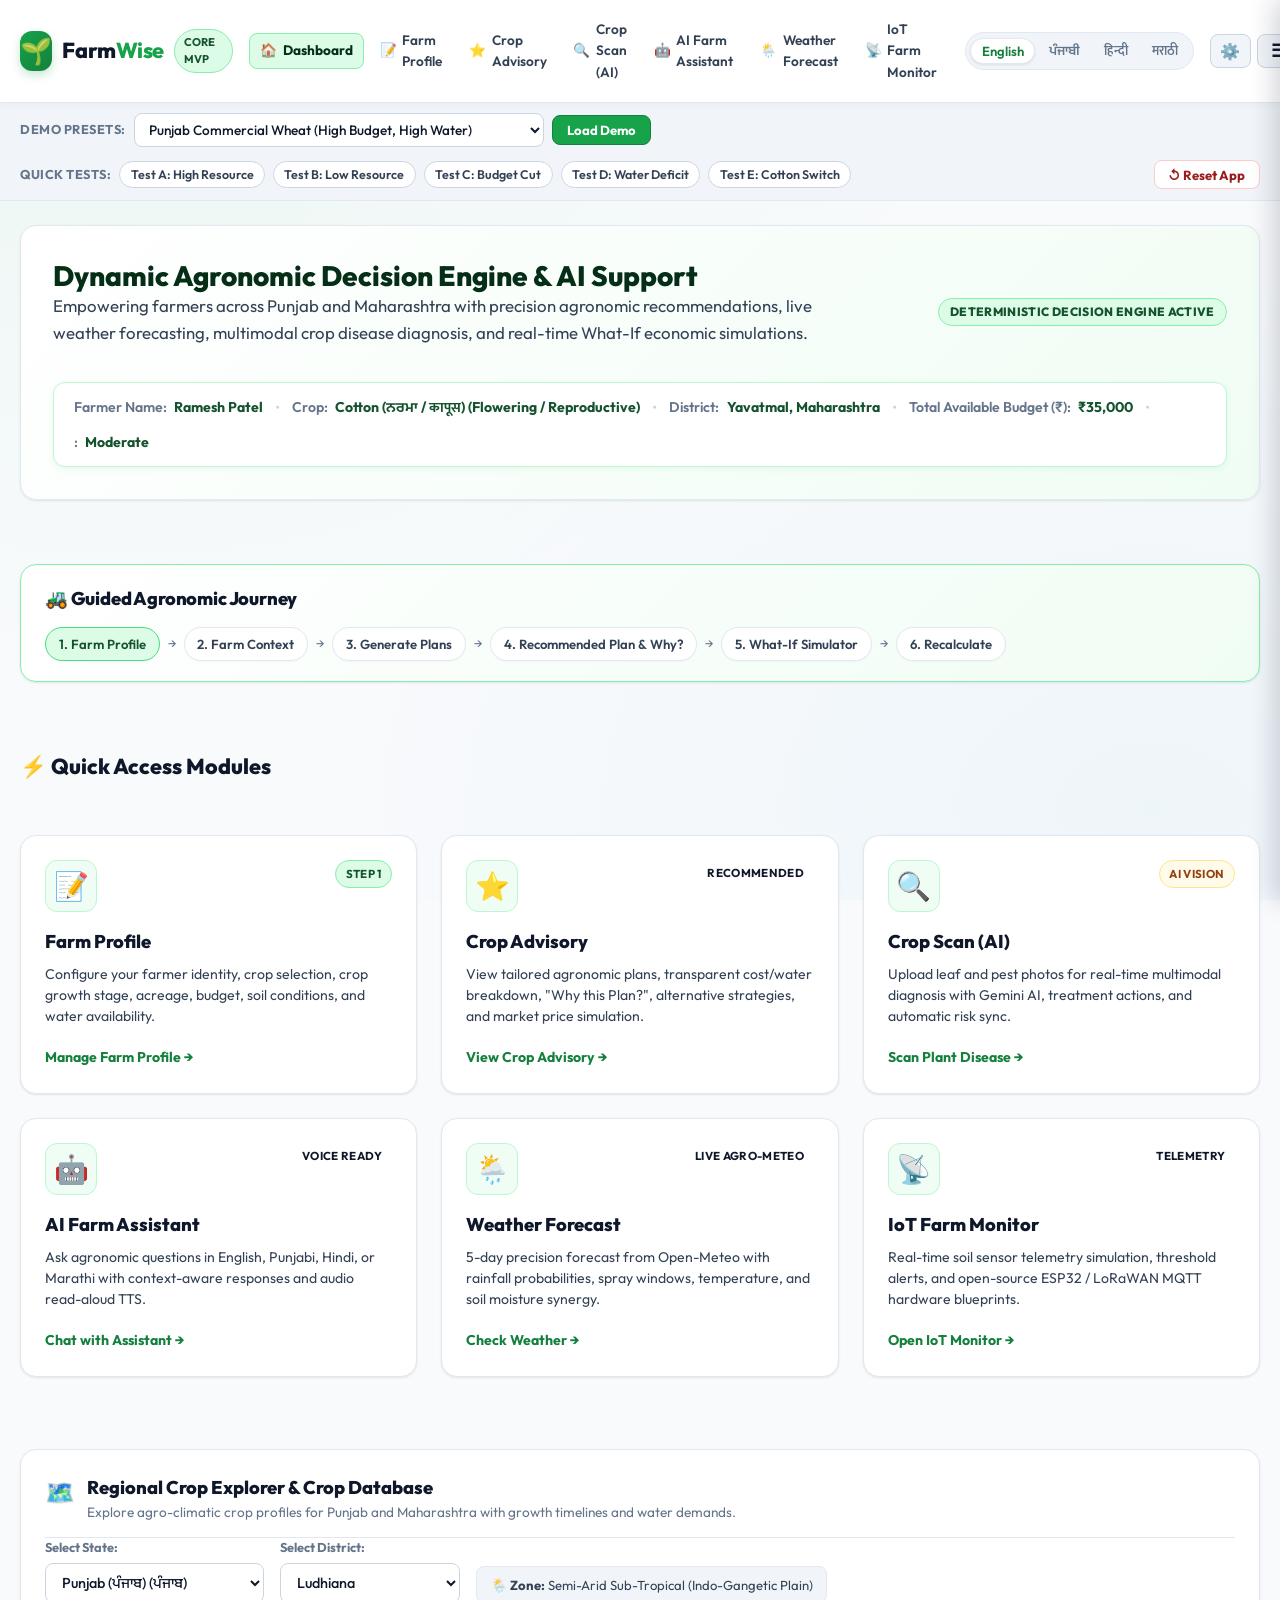
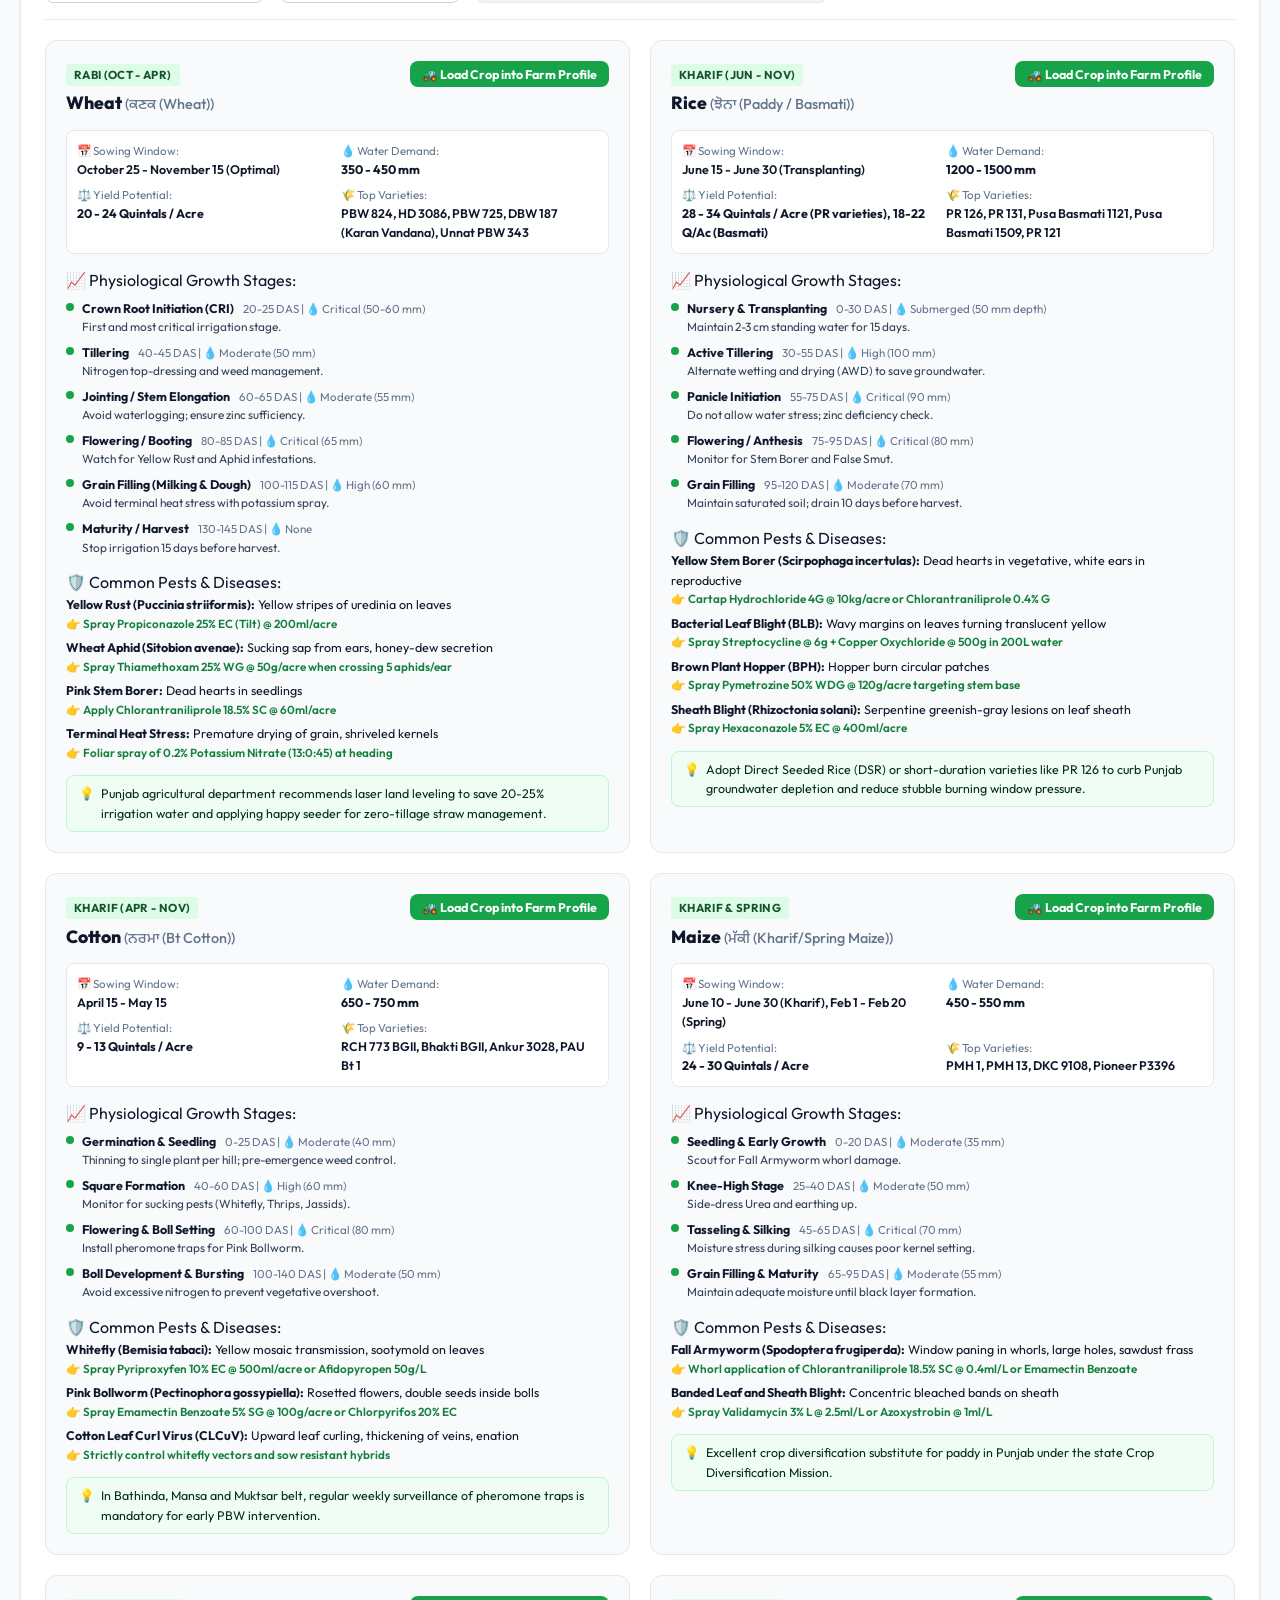
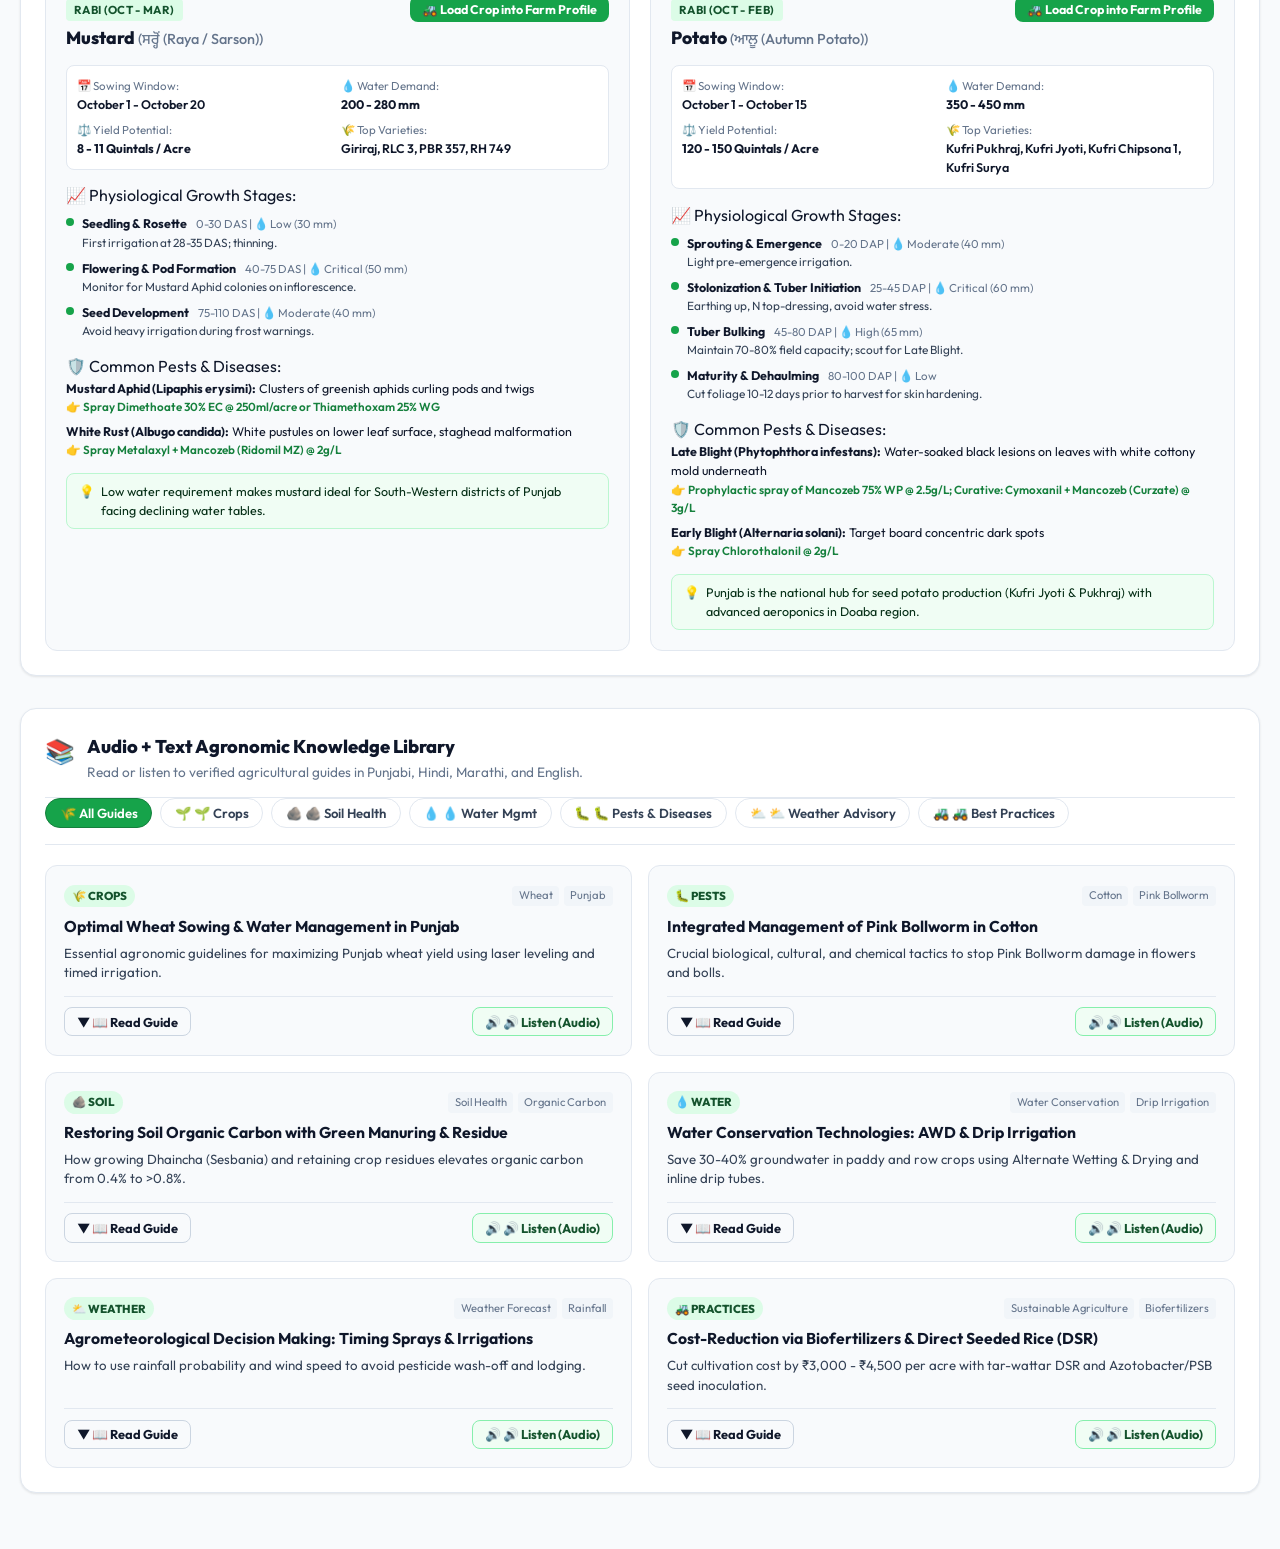
<file: index.html>
<!DOCTYPE html>
<html lang="en">

<head>
  <meta charset="UTF-8">
  <meta name="viewport" content="width=device-width, initial-scale=1.0">
  <meta name="description"
    content="FarmWise - Farmer-First AI Agronomic Decision Support System & What-If Simulator for Precision Farming.">
  <title>FarmWise - Farmer-First AI Decision Engine</title>

  <!-- Google Fonts: Outfit, Inter, Mukta (Devanagari/Hindi/Marathi), Noto Sans Gurmukhi (Punjabi) -->
  <link rel="preconnect" href="https://fonts.googleapis.com">
  <link rel="preconnect" href="https://fonts.gstatic.com" crossorigin>
  <link
    href="https://fonts.googleapis.com/css2?family=Inter:wght@400;500;600;700;800&family=Mukta:wght@400;500;600;700;800&family=Noto+Sans+Gurmukhi:wght@400;500;600;700;800&family=Outfit:wght@400;500;600;700;800;900&display=swap"
    rel="stylesheet">

  <!-- Core Stylesheets -->
  <link rel="stylesheet" href="css/design-system.css">
  <link rel="stylesheet" href="css/components.css">
  <link rel="stylesheet" href="css/responsive.css">
</head>

<body data-page="home">

  <!-- Top Application Header with Prominent Language Selector and Settings -->
  <header class="app-header">
    <div class="header-inner">
      <a href="index.html" class="brand-logo" style="text-decoration: none;">
        <div class="brand-icon">🌱</div>
        <div class="brand-name">Farm<span>Wise</span></div>
        <span class="brand-badge" data-i18n="app.badge">Punjab MVP</span>
      </a>

      <!-- Desktop Navigation Links -->
      <nav class="header-nav" aria-label="Main Navigation">
        <a href="index.html" class="header-nav-link active" data-page="home">
          <span>🏠</span>
          <span data-i18n="nav.dashboard">Home</span>
        </a>
        <a href="profile.html" class="header-nav-link" data-page="profile">
          <span>📝</span>
          <span data-i18n="nav.profile">Farm Profile</span>
        </a>
        <a href="advisory.html" class="header-nav-link" data-page="advisory">
          <span>⭐</span>
          <span data-i18n="nav.recommendation">Crop Advisory</span>
        </a>
        <a href="crop-scan.html" class="header-nav-link" data-page="crop-scan">
          <span>🔍</span>
          <span data-i18n="nav.cropScan">Crop Scan</span>
        </a>
        <a href="assistant.html" class="header-nav-link" data-page="assistant">
          <span>🤖</span>
          <span data-i18n="nav.assistant">AI Assistant</span>
        </a>
        <a href="weather.html" class="header-nav-link" data-page="weather">
          <span>🌦️</span>
          <span data-i18n="nav.weather">Weather</span>
        </a>
        <a href="iot.html" class="header-nav-link" data-page="iot">
          <span>📡</span>
          <span data-i18n="nav.iot">IoT</span>
        </a>
      </nav>

      <!-- Multilingual Language Switcher -->
      <div class="header-lang-selector" id="lang-selector-group">
        <button type="button" class="lang-btn active" data-lang="en">English</button>
        <button type="button" class="lang-btn" data-lang="pa">ਪੰਜਾਬੀ</button>
        <button type="button" class="lang-btn" data-lang="hi">हिन्दी</button>
        <button type="button" class="lang-btn" data-lang="mr">मराठी</button>
      </div>

      <!-- Header Actions: Settings & Collapsible Menu Trigger -->
      <div class="header-actions-group flex-row gap-xs">
        <button type="button" class="btn-settings-header" id="btn-open-settings-header"
          title="Settings & API Key">⚙️</button>
        <button type="button" class="btn-nav-menu" id="btn-nav-menu" aria-label="Open navigation menu"
          aria-expanded="false" aria-controls="nav-drawer">
          <span class="nav-menu-icon">☰</span>
          <span data-i18n="nav.menu">Menu</span>
        </button>
      </div>
    </div>
  </header>

  <!-- Slide-out Navigation Drawer Backdrop -->
  <div id="nav-drawer-backdrop" class="nav-drawer-backdrop" aria-hidden="true"></div>

  <!-- Slide-out Navigation Drawer -->
  <aside id="nav-drawer" class="nav-drawer" aria-label="Navigation Menu" aria-hidden="true">
    <div class="drawer-header">
      <div class="drawer-brand">
        <div class="drawer-logo-circle">🌱</div>
        <div>
          <div class="drawer-title" data-i18n="app.title">FarmWise</div>
          <div class="drawer-subtitle" data-i18n="nav.allSections">All Modules & Sections</div>
        </div>
      </div>
      <button type="button" id="btn-close-nav-drawer" class="btn-drawer-close"
        aria-label="Close navigation menu">✕</button>
    </div>

    <div class="drawer-body">
      <div class="drawer-section-heading" data-i18n="nav.allSections">All Modules & Navigation</div>
      <nav class="drawer-nav-list" id="drawer-nav-list">
        <a href="index.html" class="drawer-nav-item active" data-page="home">
          <span class="drawer-nav-icon">🏠</span>
          <span class="drawer-nav-text" data-i18n="nav.dashboard">Home</span>
        </a>
        <a href="profile.html" class="drawer-nav-item" data-page="profile">
          <span class="drawer-nav-icon">📝</span>
          <span class="drawer-nav-text" data-i18n="nav.profile">Farm Profile</span>
        </a>
        <a href="advisory.html" class="drawer-nav-item" data-page="advisory">
          <span class="drawer-nav-icon">⭐</span>
          <span class="drawer-nav-text" data-i18n="nav.recommendation">Crop Advisory</span>
        </a>
        <a href="crop-scan.html" class="drawer-nav-item" data-page="crop-scan">
          <span class="drawer-nav-icon">🔍</span>
          <span class="drawer-nav-text" data-i18n="nav.cropScan">Crop Scan (AI)</span>
        </a>
        <a href="assistant.html" class="drawer-nav-item" data-page="assistant">
          <span class="drawer-nav-icon">🤖</span>
          <span class="drawer-nav-text" data-i18n="nav.assistant">AI Farm Assistant</span>
        </a>
        <a href="weather.html" class="drawer-nav-item" data-page="weather">
          <span class="drawer-nav-icon">🌦️</span>
          <span class="drawer-nav-text" data-i18n="nav.weather">Weather Forecast</span>
        </a>
        <a href="iot.html" class="drawer-nav-item" data-page="iot">
          <span class="drawer-nav-icon">📡</span>
          <span class="drawer-nav-text" data-i18n="nav.iot">IoT Farm Monitor</span>
        </a>
        <button type="button" id="btn-drawer-settings" class="drawer-nav-item btn-drawer-action">
          <span class="drawer-nav-icon">⚙️</span>
          <span class="drawer-nav-text" data-i18n="nav.settings">Settings & API Key</span>
        </button>
      </nav>
    </div>

    <div class="drawer-footer">
      <div class="drawer-footer-badge">
        <span>🟢</span>
        <span data-i18n="app.deterministicActive">Deterministic Calculation Active</span>
      </div>
    </div>
  </aside>

  <!-- Demo Presets & Quick Test Controls Bar -->
  <div class="demo-bar" id="demo-controls-bar">
    <!-- Populated dynamically by demoControls.js -->
  </div>

  <!-- Main Container -->
  <main class="main-content">

    <!-- Hero Welcome Card & Live Farm Context Banner -->
    <div class="home-hero-card">
      <div class="home-hero-header">
        <div>
          <h1 class="home-hero-title" data-i18n="app.subtitle">Farmer-First AI Decision Engine & Decision Support</h1>
          <p class="home-hero-desc">
            Empowering farmers across Punjab and Maharashtra with precision agronomic recommendations, live weather
            forecasting, multimodal crop disease diagnosis, and real-time What-If economic simulations.
          </p>
        </div>
        <span class="badge badge-emerald" data-i18n="app.deterministicActive">Deterministic Calculation Active</span>
      </div>

      <!-- Live Context Status Strip -->
      <div class="home-status-strip" id="home-status-strip">
        <!-- Rendered reactively from farmStore in app.js -->
      </div>
    </div>

    <!-- Farmer Journey Stepper -->
    <section class="journey-banner" id="journey-banner-section">
      <div class="journey-title-row">
        <h2 class="journey-main-title" style="font-size: 1.15rem;">🚜 Guided Agronomic Journey</h2>
      </div>
      <div class="journey-steps-list">
        <a href="profile.html" class="step-chip active" style="text-decoration: none;" data-i18n="stepper.step1">
          1. Farm Profile
        </a>
        <span class="step-arrow">→</span>
        <a href="profile.html" class="step-chip" style="text-decoration: none;" data-i18n="stepper.step2">
          2. Farm Context
        </a>
        <span class="step-arrow">→</span>
        <a href="advisory.html" class="step-chip" style="text-decoration: none;" data-i18n="stepper.step3">
          3. Generate Plans
        </a>
        <span class="step-arrow">→</span>
        <a href="advisory.html" class="step-chip" style="text-decoration: none;" data-i18n="stepper.step4">
          4. Recommended Plan & Why?
        </a>
        <span class="step-arrow">→</span>
        <a href="advisory.html#whatif-simulator-container" class="step-chip" style="text-decoration: none;"
          data-i18n="stepper.step5">
          5. What-If Simulator
        </a>
        <span class="step-arrow">→</span>
        <a href="advisory.html#whatif-simulator-container" class="step-chip" style="text-decoration: none;"
          data-i18n="stepper.step6">
          6. Recalculate
        </a>
      </div>
    </section>

    <!-- 6 Quick Access Module Cards -->
    <div class="home-section-title-row">
      <h2 class="home-section-title">⚡ Quick Access Modules</h2>
    </div>

    <div class="home-modules-grid">
      <!-- 1. Farm Profile -->
      <a href="profile.html" class="home-module-card">
        <div>
          <div class="home-module-top">
            <div class="home-module-icon-wrap">📝</div>
            <span class="home-module-badge badge badge-emerald">Step 1</span>
          </div>
          <h3 class="home-module-title" data-i18n="nav.profile">Farm Profile</h3>
          <p class="home-module-desc">Configure your farmer identity, crop selection, crop growth stage, acreage,
            budget, soil conditions, and water availability.</p>
        </div>
        <span class="home-module-action">Manage Farm Profile →</span>
      </a>

      <!-- 2. Crop Advisory -->
      <a href="advisory.html" class="home-module-card">
        <div>
          <div class="home-module-top">
            <div class="home-module-icon-wrap">⭐</div>
            <span class="home-module-badge badge badge-primary">Recommended</span>
          </div>
          <h3 class="home-module-title" data-i18n="nav.recommendation">Crop Advisory & What-If</h3>
          <p class="home-module-desc">View tailored agronomic plans, transparent cost/water breakdown, "Why this Plan?",
            alternative strategies, and market price simulation.</p>
        </div>
        <span class="home-module-action">View Crop Advisory →</span>
      </a>

      <!-- 3. Crop Scan -->
      <a href="crop-scan.html" class="home-module-card">
        <div>
          <div class="home-module-top">
            <div class="home-module-icon-wrap">🔍</div>
            <span class="home-module-badge badge badge-amber">AI Vision</span>
          </div>
          <h3 class="home-module-title" data-i18n="nav.cropScan">Crop Scan (AI)</h3>
          <p class="home-module-desc">Upload leaf and pest photos for real-time multimodal diagnosis with Gemini AI,
            treatment actions, and automatic risk sync.</p>
        </div>
        <span class="home-module-action">Scan Plant Disease →</span>
      </a>

      <!-- 4. AI Assistant -->
      <a href="assistant.html" class="home-module-card">
        <div>
          <div class="home-module-top">
            <div class="home-module-icon-wrap">🤖</div>
            <span class="home-module-badge badge badge-indigo">Voice Ready</span>
          </div>
          <h3 class="home-module-title" data-i18n="nav.assistant">AI Farm Assistant</h3>
          <p class="home-module-desc">Ask agronomic questions in English, Punjabi, Hindi, or Marathi with context-aware
            responses and audio read-aloud TTS.</p>
        </div>
        <span class="home-module-action">Chat with Assistant →</span>
      </a>

      <!-- 5. Weather -->
      <a href="weather.html" class="home-module-card">
        <div>
          <div class="home-module-top">
            <div class="home-module-icon-wrap">🌦️</div>
            <span class="home-module-badge badge badge-sky">Live Agro-Meteo</span>
          </div>
          <h3 class="home-module-title" data-i18n="nav.weather">Weather Forecast</h3>
          <p class="home-module-desc">5-day precision forecast from Open-Meteo with rainfall probabilities, spray
            windows, temperature, and soil moisture synergy.</p>
        </div>
        <span class="home-module-action">Check Weather →</span>
      </a>

      <!-- 6. IoT Farm Monitor -->
      <a href="iot.html" class="home-module-card">
        <div>
          <div class="home-module-top">
            <div class="home-module-icon-wrap">📡</div>
            <span class="home-module-badge badge badge-purple">Telemetry</span>
          </div>
          <h3 class="home-module-title" data-i18n="nav.iot">IoT Farm Monitor</h3>
          <p class="home-module-desc">Real-time soil sensor telemetry simulation, threshold alerts, and open-source
            ESP32 / LoRaWAN MQTT hardware blueprints.</p>
        </div>
        <span class="home-module-action">Open IoT Monitor →</span>
      </a>
    </div>

    <!-- Regional Crop Explorer Section -->
    <section id="section-regional" class="mt-xl">
      <div id="regional-crops-container">
        <!-- Populated by regionalCropsView.js -->
      </div>
    </section>

    <!-- Multilingual Audio + Text Knowledge Library Section -->
    <section id="section-library" class="mt-xl">
      <div id="knowledge-library-container">
        <!-- Populated by knowledgeLibraryView.js -->
      </div>
    </section>

  </main>

  <!-- Application Toast Notification Element -->
  <div id="farmwise-toast" class="farmwise-toast"></div>

  <!-- Application Bootstrap -->
  <script type="module" src="js/app.js"></script>
</body>

</html>
</file>
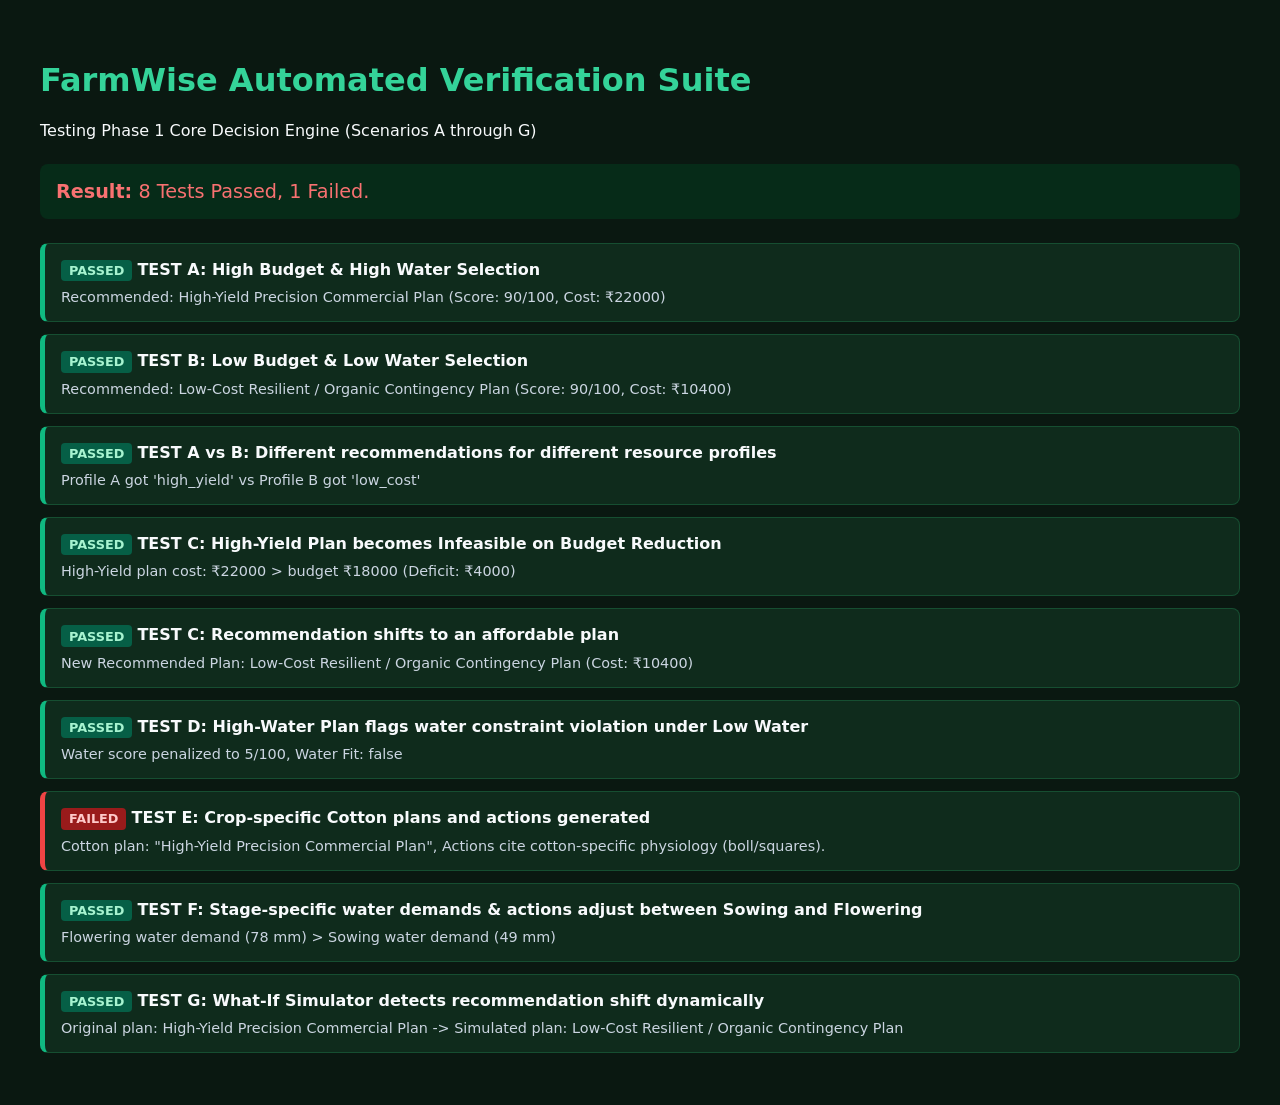
<file: tests/index.html>
<!DOCTYPE html>
<html lang="en">
<head>
  <meta charset="UTF-8">
  <title>FarmWise Decision Engine Test Runner</title>
  <style>
    body { font-family: 'Segoe UI', system-ui, sans-serif; background: #0a1811; color: #f8fafc; padding: 2rem; }
    h1 { color: #34d399; }
    .test-card { background: #0f2b1c; border: 1px solid #164e31; border-radius: 8px; padding: 1rem; margin-bottom: 0.75rem; }
    .pass { border-left: 5px solid #10b981; }
    .fail { border-left: 5px solid #ef4444; }
    .badge { display: inline-block; padding: 0.2rem 0.5rem; border-radius: 4px; font-weight: bold; font-size: 0.8rem; }
    .badge-pass { background: #065f46; color: #a7f3d0; }
    .badge-fail { background: #991b1b; color: #fecaca; }
    .summary { font-size: 1.2rem; margin: 1.5rem 0; padding: 1rem; background: #062b18; border-radius: 8px; }
  </style>
</head>
<body>
  <h1>FarmWise Automated Verification Suite</h1>
  <p>Testing Phase 1 Core Decision Engine (Scenarios A through G)</p>
  <div id="summary" class="summary">Running tests...</div>
  <div id="results"></div>

  <script type="module">
    import { runAllTests } from './test-decision-engine.js';
    const { passedCount, failedCount, results } = runAllTests();

    const sumEl = document.getElementById('summary');
    sumEl.innerHTML = `<strong>Result:</strong> ${passedCount} Tests Passed, ${failedCount} Failed.`;
    sumEl.style.color = failedCount === 0 ? '#34d399' : '#f87171';

    const resEl = document.getElementById('results');
    resEl.innerHTML = results.map(r => `
      <div class="test-card ${r.status === 'PASSED' ? 'pass' : 'fail'}">
        <span class="badge ${r.status === 'PASSED' ? 'badge-pass' : 'badge-fail'}">${r.status}</span>
        <strong>${r.name}</strong>
        <p style="margin: 0.5rem 0 0; font-size: 0.9rem; color: #cbd5e1;">${r.details}</p>
      </div>
    `).join('');
  </script>
</body>
</html>
</file>
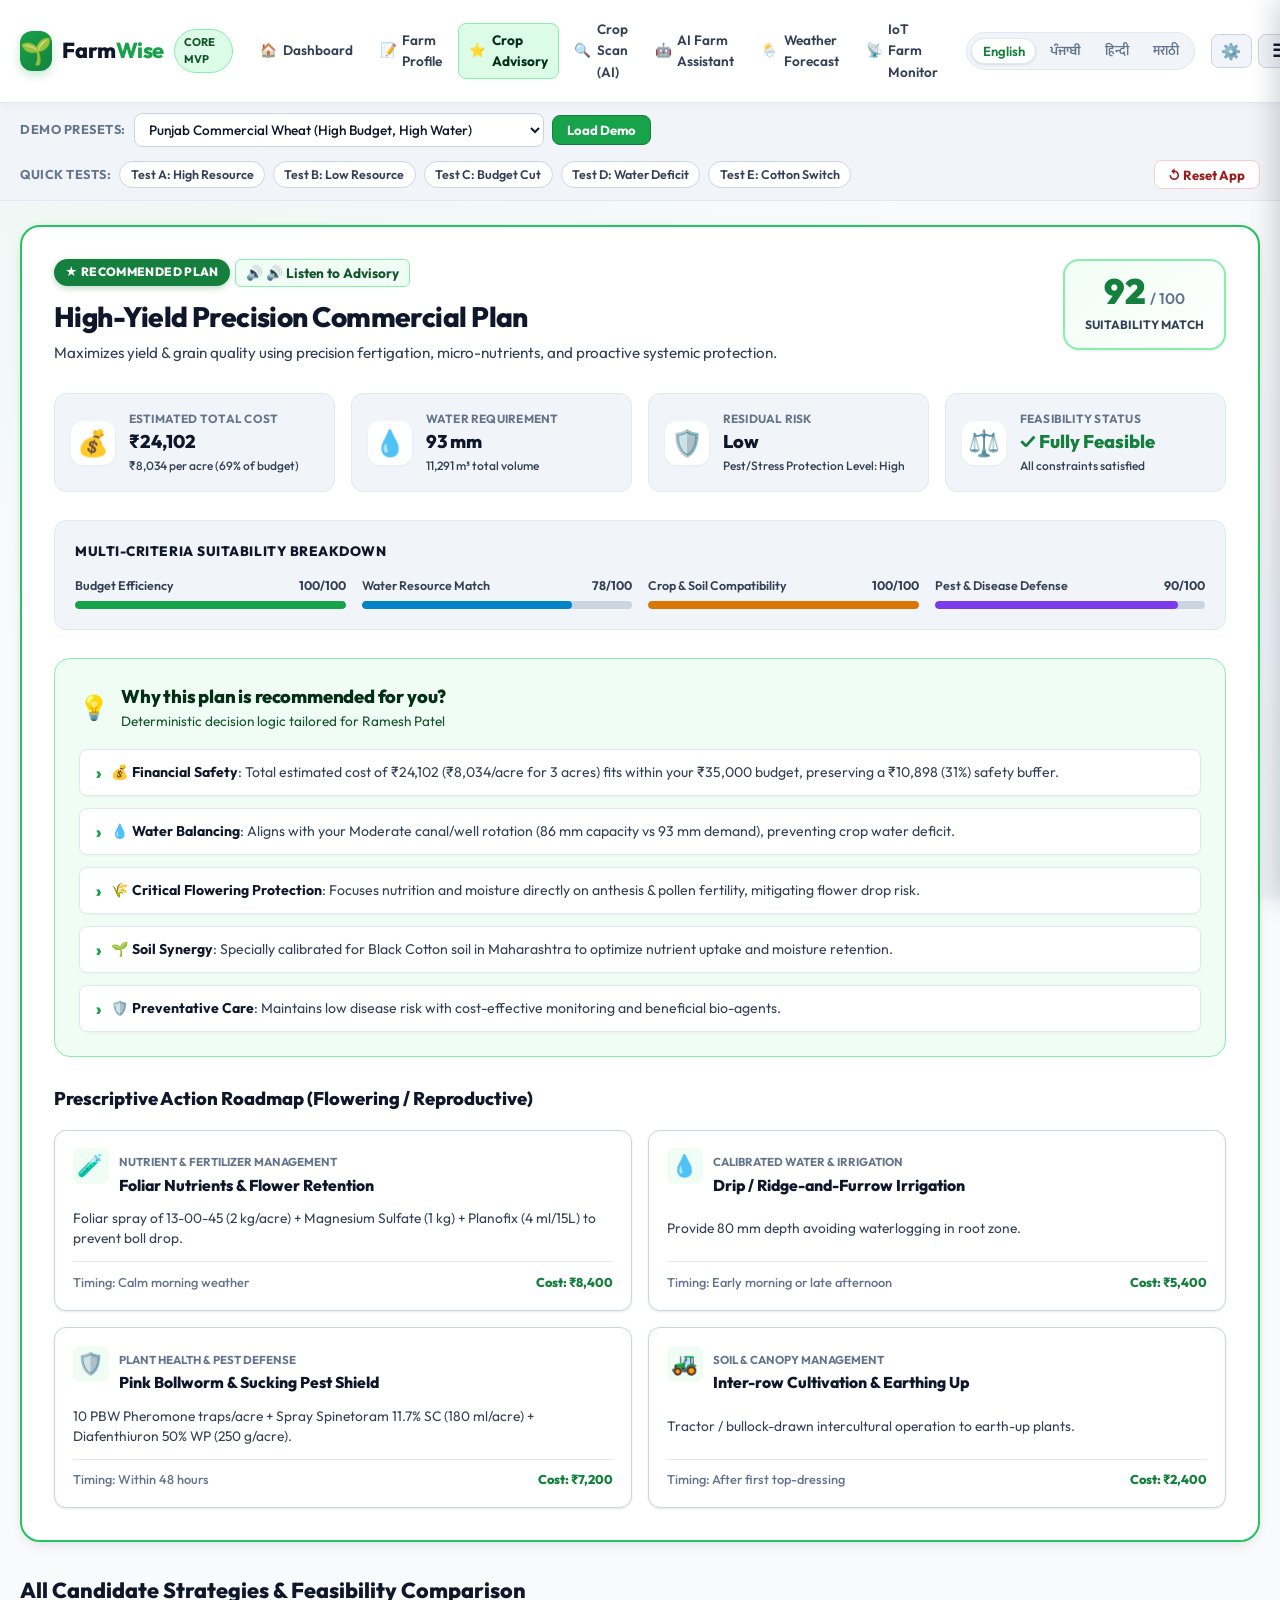
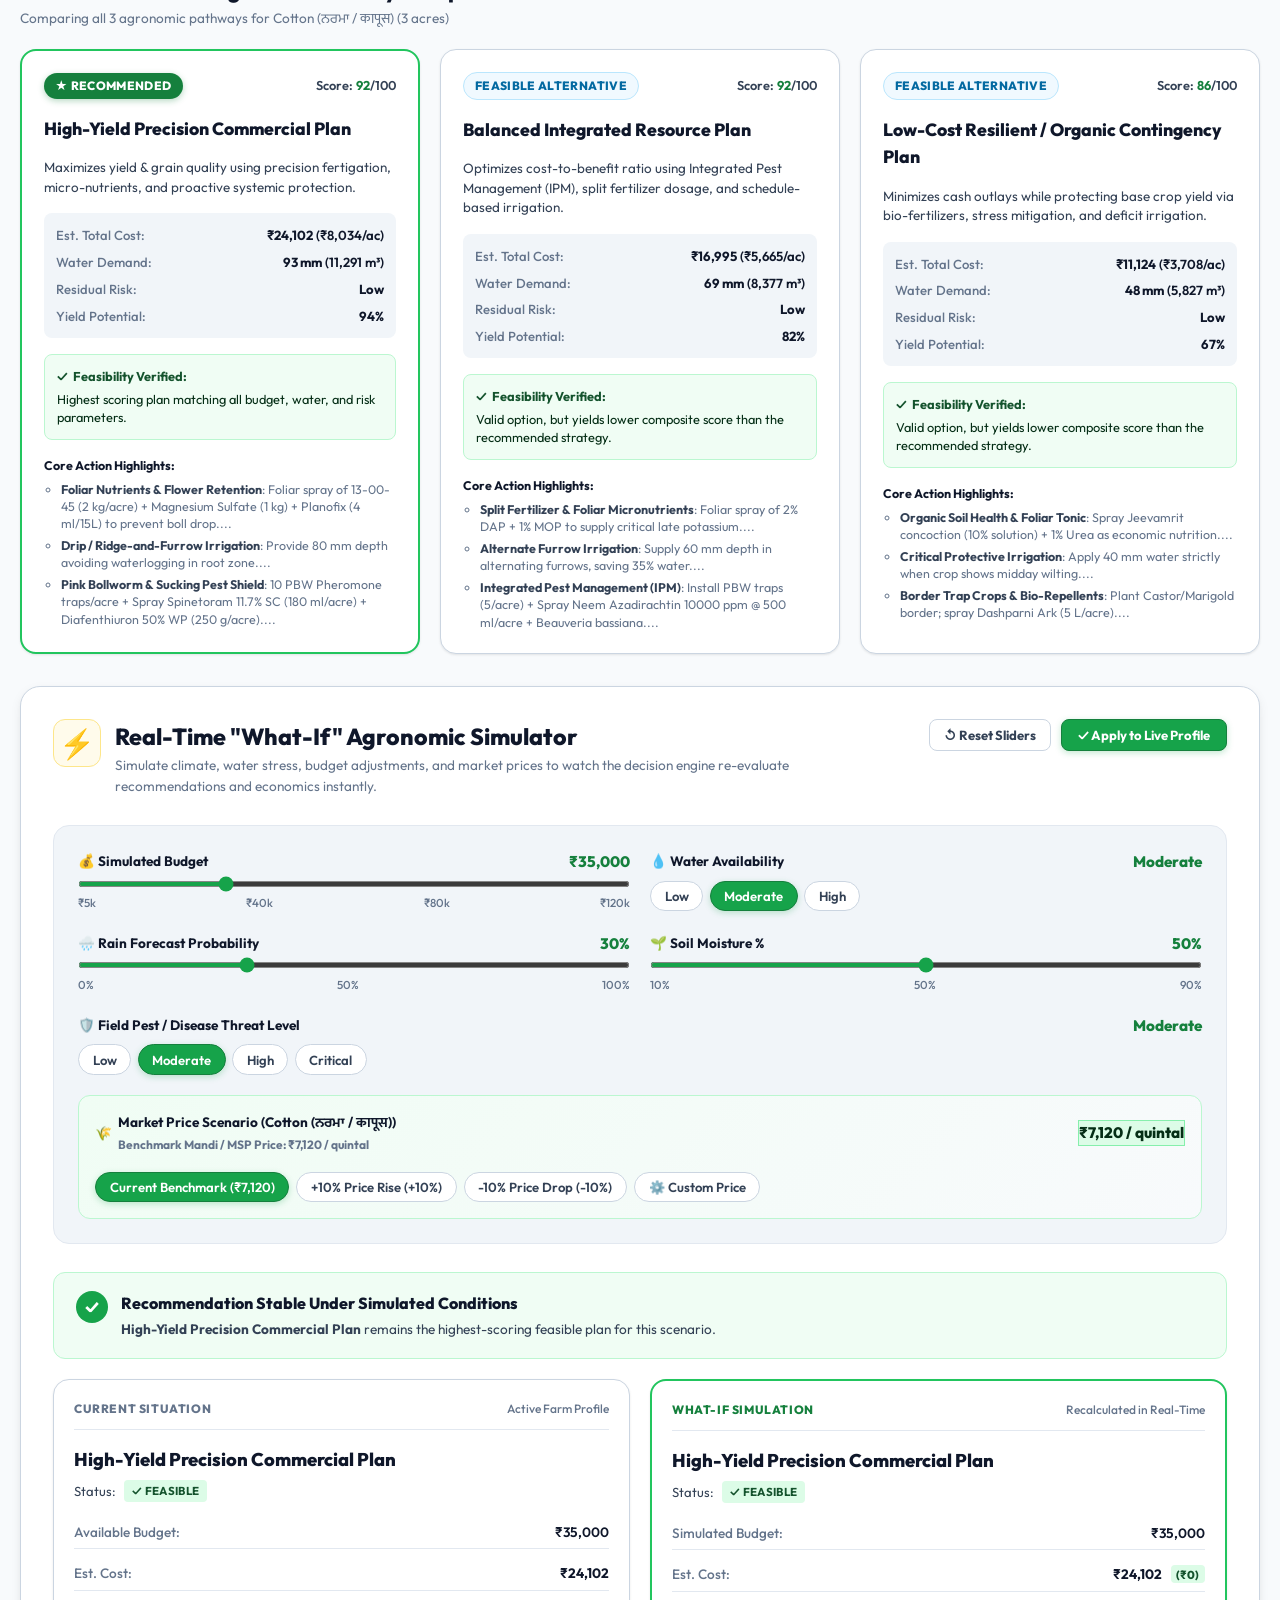
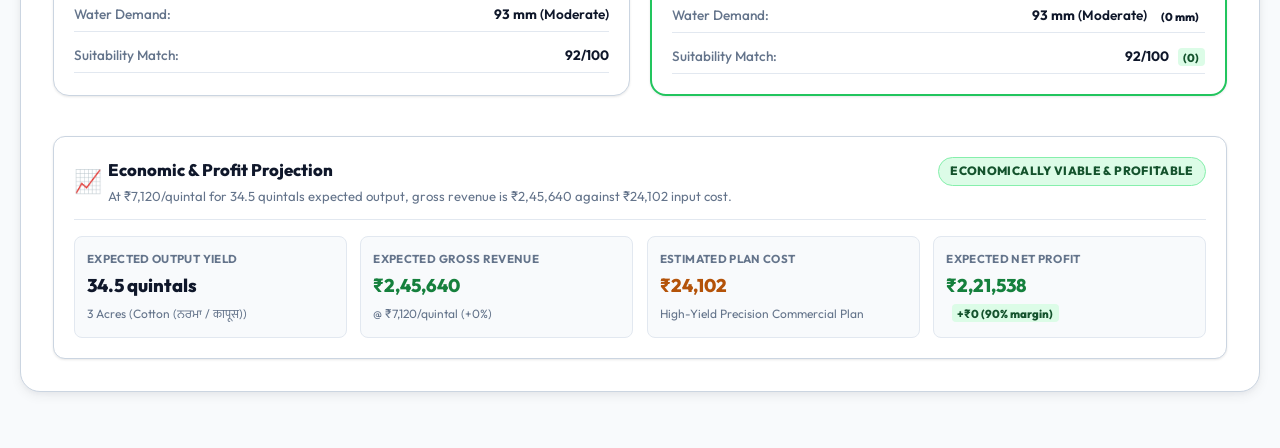
<file: advisory.html>
<!DOCTYPE html>
<html lang="en">
<head>
  <meta charset="UTF-8">
  <meta name="viewport" content="width=device-width, initial-scale=1.0">
  <meta name="description" content="Crop Advisory - FarmWise Recommended Plan, Feasibility Breakdown, Alternatives & What-If Simulator.">
  <title>Crop Advisory - FarmWise</title>

  <!-- Google Fonts: Outfit, Inter, Mukta (Devanagari/Hindi/Marathi), Noto Sans Gurmukhi (Punjabi) -->
  <link rel="preconnect" href="https://fonts.googleapis.com">
  <link rel="preconnect" href="https://fonts.gstatic.com" crossorigin>
  <link href="https://fonts.googleapis.com/css2?family=Inter:wght@400;500;600;700;800&family=Mukta:wght@400;500;600;700;800&family=Noto+Sans+Gurmukhi:wght@400;500;600;700;800&family=Outfit:wght@400;500;600;700;800;900&display=swap" rel="stylesheet">

  <!-- Core Stylesheets -->
  <link rel="stylesheet" href="css/design-system.css">
  <link rel="stylesheet" href="css/components.css">
  <link rel="stylesheet" href="css/responsive.css">
</head>
<body data-page="advisory">

  <!-- Top Application Header with Prominent Language Selector and Settings -->
  <header class="app-header">
    <div class="header-inner">
      <a href="index.html" class="brand-logo" style="text-decoration: none;">
        <div class="brand-icon">🌱</div>
        <div class="brand-name">Farm<span>Wise</span></div>
        <span class="brand-badge" data-i18n="app.badge">Punjab MVP</span>
      </a>

      <!-- Desktop Navigation Links -->
      <nav class="header-nav" aria-label="Main Navigation">
        <a href="index.html" class="header-nav-link" data-page="home">
          <span>🏠</span>
          <span data-i18n="nav.dashboard">Home</span>
        </a>
        <a href="profile.html" class="header-nav-link" data-page="profile">
          <span>📝</span>
          <span data-i18n="nav.profile">Farm Profile</span>
        </a>
        <a href="advisory.html" class="header-nav-link active" data-page="advisory">
          <span>⭐</span>
          <span data-i18n="nav.recommendation">Crop Advisory</span>
        </a>
        <a href="crop-scan.html" class="header-nav-link" data-page="crop-scan">
          <span>🔍</span>
          <span data-i18n="nav.cropScan">Crop Scan</span>
        </a>
        <a href="assistant.html" class="header-nav-link" data-page="assistant">
          <span>🤖</span>
          <span data-i18n="nav.assistant">AI Assistant</span>
        </a>
        <a href="weather.html" class="header-nav-link" data-page="weather">
          <span>🌦️</span>
          <span data-i18n="nav.weather">Weather</span>
        </a>
        <a href="iot.html" class="header-nav-link" data-page="iot">
          <span>📡</span>
          <span data-i18n="nav.iot">IoT</span>
        </a>
      </nav>

      <!-- Multilingual Language Switcher -->
      <div class="header-lang-selector" id="lang-selector-group">
        <button type="button" class="lang-btn active" data-lang="en">English</button>
        <button type="button" class="lang-btn" data-lang="pa">ਪੰਜਾਬੀ</button>
        <button type="button" class="lang-btn" data-lang="hi">हिन्दी</button>
        <button type="button" class="lang-btn" data-lang="mr">मराठी</button>
      </div>

      <!-- Header Actions: Settings & Collapsible Menu Trigger -->
      <div class="header-actions-group flex-row gap-xs">
        <button type="button" class="btn-settings-header" id="btn-open-settings-header" title="Settings & API Key">⚙️</button>
        <button type="button" class="btn-nav-menu" id="btn-nav-menu" aria-label="Open navigation menu" aria-expanded="false" aria-controls="nav-drawer">
          <span class="nav-menu-icon">☰</span>
          <span data-i18n="nav.menu">Menu</span>
        </button>
      </div>
    </div>
  </header>

  <!-- Slide-out Navigation Drawer Backdrop -->
  <div id="nav-drawer-backdrop" class="nav-drawer-backdrop" aria-hidden="true"></div>

  <!-- Slide-out Navigation Drawer -->
  <aside id="nav-drawer" class="nav-drawer" aria-label="Navigation Menu" aria-hidden="true">
    <div class="drawer-header">
      <div class="drawer-brand">
        <div class="drawer-logo-circle">🌱</div>
        <div>
          <div class="drawer-title" data-i18n="app.title">FarmWise</div>
          <div class="drawer-subtitle" data-i18n="nav.allSections">All Modules & Sections</div>
        </div>
      </div>
      <button type="button" id="btn-close-nav-drawer" class="btn-drawer-close" aria-label="Close navigation menu">✕</button>
    </div>

    <div class="drawer-body">
      <div class="drawer-section-heading" data-i18n="nav.allSections">All Modules & Navigation</div>
      <nav class="drawer-nav-list" id="drawer-nav-list">
        <a href="index.html" class="drawer-nav-item" data-page="home">
          <span class="drawer-nav-icon">🏠</span>
          <span class="drawer-nav-text" data-i18n="nav.dashboard">Home</span>
        </a>
        <a href="profile.html" class="drawer-nav-item" data-page="profile">
          <span class="drawer-nav-icon">📝</span>
          <span class="drawer-nav-text" data-i18n="nav.profile">Farm Profile</span>
        </a>
        <a href="advisory.html" class="drawer-nav-item active" data-page="advisory">
          <span class="drawer-nav-icon">⭐</span>
          <span class="drawer-nav-text" data-i18n="nav.recommendation">Crop Advisory</span>
        </a>
        <a href="crop-scan.html" class="drawer-nav-item" data-page="crop-scan">
          <span class="drawer-nav-icon">🔍</span>
          <span class="drawer-nav-text" data-i18n="nav.cropScan">Crop Scan (AI)</span>
        </a>
        <a href="assistant.html" class="drawer-nav-item" data-page="assistant">
          <span class="drawer-nav-icon">🤖</span>
          <span class="drawer-nav-text" data-i18n="nav.assistant">AI Farm Assistant</span>
        </a>
        <a href="weather.html" class="drawer-nav-item" data-page="weather">
          <span class="drawer-nav-icon">🌦️</span>
          <span class="drawer-nav-text" data-i18n="nav.weather">Weather Forecast</span>
        </a>
        <a href="iot.html" class="drawer-nav-item" data-page="iot">
          <span class="drawer-nav-icon">📡</span>
          <span class="drawer-nav-text" data-i18n="nav.iot">IoT Farm Monitor</span>
        </a>
        <button type="button" id="btn-drawer-settings" class="drawer-nav-item btn-drawer-action">
          <span class="drawer-nav-icon">⚙️</span>
          <span class="drawer-nav-text" data-i18n="nav.settings">Settings & API Key</span>
        </button>
      </nav>
    </div>

    <div class="drawer-footer">
      <div class="drawer-footer-badge">
        <span>🟢</span>
        <span data-i18n="app.deterministicActive">Deterministic Calculation Active</span>
      </div>
    </div>
  </aside>

  <!-- Demo Presets & Quick Test Controls Bar -->
  <div class="demo-bar" id="demo-controls-bar">
    <!-- Populated dynamically by demoControls.js -->
  </div>

  <!-- Main Container -->
  <main class="main-content">

    <!-- Recommended Plan Hero View -->
    <section id="section-recommendation">
      <div id="recommended-plan-container">
        <!-- Populated by recommendationView.js -->
      </div>
    </section>

    <!-- Alternative Plans & Feasibility Comparison -->
    <section id="section-alternatives" class="mt-xl">
      <div id="alternative-plans-container">
        <!-- Populated by alternativesView.js -->
      </div>
    </section>

    <!-- Interactive Real-Time What-If Simulator -->
    <section id="section-whatif" class="mt-xl">
      <div id="whatif-simulator-container">
        <!-- Populated by whatIfSimulator.js -->
      </div>
    </section>

  </main>

  <!-- Application Toast Notification Element -->
  <div id="farmwise-toast" class="farmwise-toast"></div>

  <!-- Application Bootstrap -->
  <script type="module" src="js/app.js"></script>
</body>
</html>
</file>
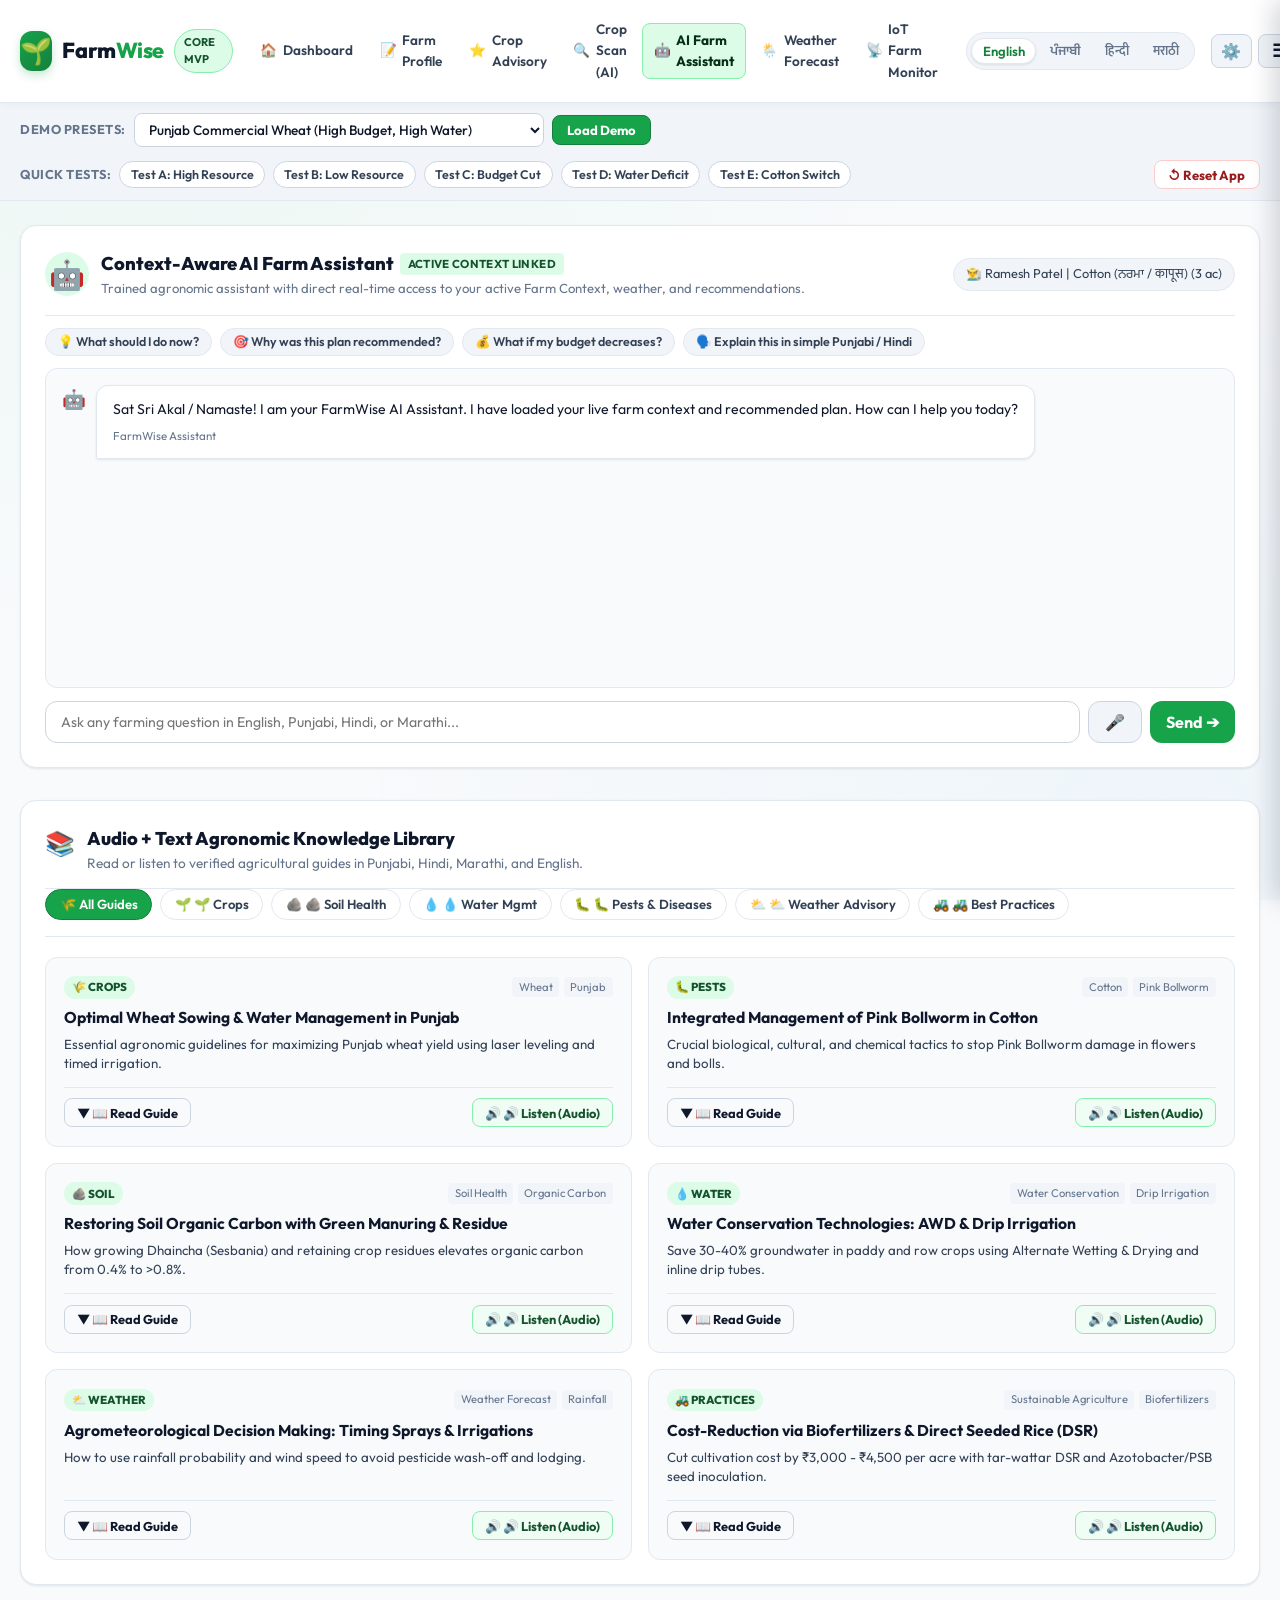
<file: assistant.html>
<!DOCTYPE html>
<html lang="en">
<head>
  <meta charset="UTF-8">
  <meta name="viewport" content="width=device-width, initial-scale=1.0">
  <meta name="description" content="AI Assistant - Context-Aware Multilingual Farm Assistant & Audio Agronomic Knowledge Library.">
  <title>AI Assistant - FarmWise</title>

  <!-- Google Fonts: Outfit, Inter, Mukta (Devanagari/Hindi/Marathi), Noto Sans Gurmukhi (Punjabi) -->
  <link rel="preconnect" href="https://fonts.googleapis.com">
  <link rel="preconnect" href="https://fonts.gstatic.com" crossorigin>
  <link href="https://fonts.googleapis.com/css2?family=Inter:wght@400;500;600;700;800&family=Mukta:wght@400;500;600;700;800&family=Noto+Sans+Gurmukhi:wght@400;500;600;700;800&family=Outfit:wght@400;500;600;700;800&family=Outfit:wght@400;500;600;700;800;900&display=swap" rel="stylesheet">

  <!-- Core Stylesheets -->
  <link rel="stylesheet" href="css/design-system.css">
  <link rel="stylesheet" href="css/components.css">
  <link rel="stylesheet" href="css/responsive.css">
</head>
<body data-page="assistant">

  <!-- Top Application Header with Prominent Language Selector and Settings -->
  <header class="app-header">
    <div class="header-inner">
      <a href="index.html" class="brand-logo" style="text-decoration: none;">
        <div class="brand-icon">🌱</div>
        <div class="brand-name">Farm<span>Wise</span></div>
        <span class="brand-badge" data-i18n="app.badge">Punjab MVP</span>
      </a>

      <!-- Desktop Navigation Links -->
      <nav class="header-nav" aria-label="Main Navigation">
        <a href="index.html" class="header-nav-link" data-page="home">
          <span>🏠</span>
          <span data-i18n="nav.dashboard">Home</span>
        </a>
        <a href="profile.html" class="header-nav-link" data-page="profile">
          <span>📝</span>
          <span data-i18n="nav.profile">Farm Profile</span>
        </a>
        <a href="advisory.html" class="header-nav-link" data-page="advisory">
          <span>⭐</span>
          <span data-i18n="nav.recommendation">Crop Advisory</span>
        </a>
        <a href="crop-scan.html" class="header-nav-link" data-page="crop-scan">
          <span>🔍</span>
          <span data-i18n="nav.cropScan">Crop Scan</span>
        </a>
        <a href="assistant.html" class="header-nav-link active" data-page="assistant">
          <span>🤖</span>
          <span data-i18n="nav.assistant">AI Assistant</span>
        </a>
        <a href="weather.html" class="header-nav-link" data-page="weather">
          <span>🌦️</span>
          <span data-i18n="nav.weather">Weather</span>
        </a>
        <a href="iot.html" class="header-nav-link" data-page="iot">
          <span>📡</span>
          <span data-i18n="nav.iot">IoT</span>
        </a>
      </nav>

      <!-- Multilingual Language Switcher -->
      <div class="header-lang-selector" id="lang-selector-group">
        <button type="button" class="lang-btn active" data-lang="en">English</button>
        <button type="button" class="lang-btn" data-lang="pa">ਪੰਜਾਬੀ</button>
        <button type="button" class="lang-btn" data-lang="hi">हिन्दी</button>
        <button type="button" class="lang-btn" data-lang="mr">मराठी</button>
      </div>

      <!-- Header Actions: Settings & Collapsible Menu Trigger -->
      <div class="header-actions-group flex-row gap-xs">
        <button type="button" class="btn-settings-header" id="btn-open-settings-header" title="Settings & API Key">⚙️</button>
        <button type="button" class="btn-nav-menu" id="btn-nav-menu" aria-label="Open navigation menu" aria-expanded="false" aria-controls="nav-drawer">
          <span class="nav-menu-icon">☰</span>
          <span data-i18n="nav.menu">Menu</span>
        </button>
      </div>
    </div>
  </header>

  <!-- Slide-out Navigation Drawer Backdrop -->
  <div id="nav-drawer-backdrop" class="nav-drawer-backdrop" aria-hidden="true"></div>

  <!-- Slide-out Navigation Drawer -->
  <aside id="nav-drawer" class="nav-drawer" aria-label="Navigation Menu" aria-hidden="true">
    <div class="drawer-header">
      <div class="drawer-brand">
        <div class="drawer-logo-circle">🌱</div>
        <div>
          <div class="drawer-title" data-i18n="app.title">FarmWise</div>
          <div class="drawer-subtitle" data-i18n="nav.allSections">All Modules & Sections</div>
        </div>
      </div>
      <button type="button" id="btn-close-nav-drawer" class="btn-drawer-close" aria-label="Close navigation menu">✕</button>
    </div>

    <div class="drawer-body">
      <div class="drawer-section-heading" data-i18n="nav.allSections">All Modules & Navigation</div>
      <nav class="drawer-nav-list" id="drawer-nav-list">
        <a href="index.html" class="drawer-nav-item" data-page="home">
          <span class="drawer-nav-icon">🏠</span>
          <span class="drawer-nav-text" data-i18n="nav.dashboard">Home</span>
        </a>
        <a href="profile.html" class="drawer-nav-item" data-page="profile">
          <span class="drawer-nav-icon">📝</span>
          <span class="drawer-nav-text" data-i18n="nav.profile">Farm Profile</span>
        </a>
        <a href="advisory.html" class="drawer-nav-item" data-page="advisory">
          <span class="drawer-nav-icon">⭐</span>
          <span class="drawer-nav-text" data-i18n="nav.recommendation">Crop Advisory</span>
        </a>
        <a href="crop-scan.html" class="drawer-nav-item" data-page="crop-scan">
          <span class="drawer-nav-icon">🔍</span>
          <span class="drawer-nav-text" data-i18n="nav.cropScan">Crop Scan (AI)</span>
        </a>
        <a href="assistant.html" class="drawer-nav-item active" data-page="assistant">
          <span class="drawer-nav-icon">🤖</span>
          <span class="drawer-nav-text" data-i18n="nav.assistant">AI Farm Assistant</span>
        </a>
        <a href="weather.html" class="drawer-nav-item" data-page="weather">
          <span class="drawer-nav-icon">🌦️</span>
          <span class="drawer-nav-text" data-i18n="nav.weather">Weather Forecast</span>
        </a>
        <a href="iot.html" class="drawer-nav-item" data-page="iot">
          <span class="drawer-nav-icon">📡</span>
          <span class="drawer-nav-text" data-i18n="nav.iot">IoT Farm Monitor</span>
        </a>
        <button type="button" id="btn-drawer-settings" class="drawer-nav-item btn-drawer-action">
          <span class="drawer-nav-icon">⚙️</span>
          <span class="drawer-nav-text" data-i18n="nav.settings">Settings & API Key</span>
        </button>
      </nav>
    </div>

    <div class="drawer-footer">
      <div class="drawer-footer-badge">
        <span>🟢</span>
        <span data-i18n="app.deterministicActive">Deterministic Calculation Active</span>
      </div>
    </div>
  </aside>

  <!-- Demo Presets & Quick Test Controls Bar -->
  <div class="demo-bar" id="demo-controls-bar">
    <!-- Populated dynamically by demoControls.js -->
  </div>

  <!-- Main Container -->
  <main class="main-content">

    <!-- Context-Aware AI Farm Assistant -->
    <section id="section-assistant">
      <div id="ai-assistant-container">
        <!-- Populated by assistantView.js -->
      </div>
    </section>

    <!-- Multilingual Audio + Text Knowledge Library -->
    <section id="section-library" class="mt-xl">
      <div id="knowledge-library-container">
        <!-- Populated by knowledgeLibraryView.js -->
      </div>
    </section>

  </main>

  <!-- Application Toast Notification Element -->
  <div id="farmwise-toast" class="farmwise-toast"></div>

  <!-- Application Bootstrap -->
  <script type="module" src="js/app.js"></script>
</body>
</html>
</file>
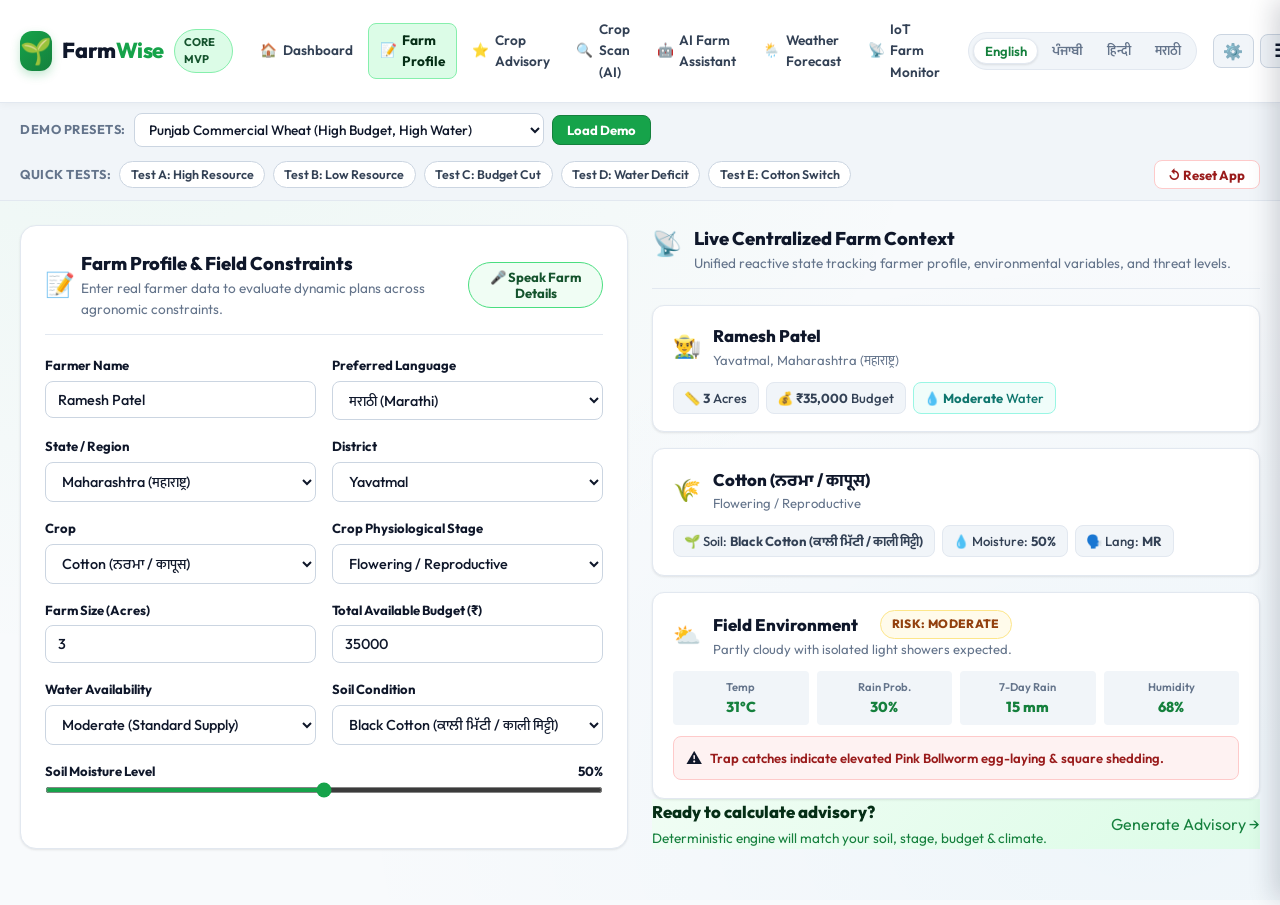
<file: profile.html>
<!DOCTYPE html>
<html lang="en">
<head>
  <meta charset="UTF-8">
  <meta name="viewport" content="width=device-width, initial-scale=1.0">
  <meta name="description" content="Farm Profile - FarmWise Farmer Identity, Land, Soil, Water, & Budget Configuration.">
  <title>Farm Profile - FarmWise</title>

  <!-- Google Fonts: Outfit, Inter, Mukta (Devanagari/Hindi/Marathi), Noto Sans Gurmukhi (Punjabi) -->
  <link rel="preconnect" href="https://fonts.googleapis.com">
  <link rel="preconnect" href="https://fonts.gstatic.com" crossorigin>
  <link href="https://fonts.googleapis.com/css2?family=Inter:wght@400;500;600;700;800&family=Mukta:wght@400;500;600;700;800&family=Noto+Sans+Gurmukhi:wght@400;500;600;700;800&family=Outfit:wght@400;500;600;700;800;900&display=swap" rel="stylesheet">

  <!-- Core Stylesheets -->
  <link rel="stylesheet" href="css/design-system.css">
  <link rel="stylesheet" href="css/components.css">
  <link rel="stylesheet" href="css/responsive.css">
</head>
<body data-page="profile">

  <!-- Top Application Header with Prominent Language Selector and Settings -->
  <header class="app-header">
    <div class="header-inner">
      <a href="index.html" class="brand-logo" style="text-decoration: none;">
        <div class="brand-icon">🌱</div>
        <div class="brand-name">Farm<span>Wise</span></div>
        <span class="brand-badge" data-i18n="app.badge">Punjab MVP</span>
      </a>

      <!-- Desktop Navigation Links -->
      <nav class="header-nav" aria-label="Main Navigation">
        <a href="index.html" class="header-nav-link" data-page="home">
          <span>🏠</span>
          <span data-i18n="nav.dashboard">Home</span>
        </a>
        <a href="profile.html" class="header-nav-link active" data-page="profile">
          <span>📝</span>
          <span data-i18n="nav.profile">Farm Profile</span>
        </a>
        <a href="advisory.html" class="header-nav-link" data-page="advisory">
          <span>⭐</span>
          <span data-i18n="nav.recommendation">Crop Advisory</span>
        </a>
        <a href="crop-scan.html" class="header-nav-link" data-page="crop-scan">
          <span>🔍</span>
          <span data-i18n="nav.cropScan">Crop Scan</span>
        </a>
        <a href="assistant.html" class="header-nav-link" data-page="assistant">
          <span>🤖</span>
          <span data-i18n="nav.assistant">AI Assistant</span>
        </a>
        <a href="weather.html" class="header-nav-link" data-page="weather">
          <span>🌦️</span>
          <span data-i18n="nav.weather">Weather</span>
        </a>
        <a href="iot.html" class="header-nav-link" data-page="iot">
          <span>📡</span>
          <span data-i18n="nav.iot">IoT</span>
        </a>
      </nav>

      <!-- Multilingual Language Switcher -->
      <div class="header-lang-selector" id="lang-selector-group">
        <button type="button" class="lang-btn active" data-lang="en">English</button>
        <button type="button" class="lang-btn" data-lang="pa">ਪੰਜਾਬੀ</button>
        <button type="button" class="lang-btn" data-lang="hi">हिन्दी</button>
        <button type="button" class="lang-btn" data-lang="mr">मराठी</button>
      </div>

      <!-- Header Actions: Settings & Collapsible Menu Trigger -->
      <div class="header-actions-group flex-row gap-xs">
        <button type="button" class="btn-settings-header" id="btn-open-settings-header" title="Settings & API Key">⚙️</button>
        <button type="button" class="btn-nav-menu" id="btn-nav-menu" aria-label="Open navigation menu" aria-expanded="false" aria-controls="nav-drawer">
          <span class="nav-menu-icon">☰</span>
          <span data-i18n="nav.menu">Menu</span>
        </button>
      </div>
    </div>
  </header>

  <!-- Slide-out Navigation Drawer Backdrop -->
  <div id="nav-drawer-backdrop" class="nav-drawer-backdrop" aria-hidden="true"></div>

  <!-- Slide-out Navigation Drawer -->
  <aside id="nav-drawer" class="nav-drawer" aria-label="Navigation Menu" aria-hidden="true">
    <div class="drawer-header">
      <div class="drawer-brand">
        <div class="drawer-logo-circle">🌱</div>
        <div>
          <div class="drawer-title" data-i18n="app.title">FarmWise</div>
          <div class="drawer-subtitle" data-i18n="nav.allSections">All Modules & Sections</div>
        </div>
      </div>
      <button type="button" id="btn-close-nav-drawer" class="btn-drawer-close" aria-label="Close navigation menu">✕</button>
    </div>

    <div class="drawer-body">
      <div class="drawer-section-heading" data-i18n="nav.allSections">All Modules & Navigation</div>
      <nav class="drawer-nav-list" id="drawer-nav-list">
        <a href="index.html" class="drawer-nav-item" data-page="home">
          <span class="drawer-nav-icon">🏠</span>
          <span class="drawer-nav-text" data-i18n="nav.dashboard">Home</span>
        </a>
        <a href="profile.html" class="drawer-nav-item active" data-page="profile">
          <span class="drawer-nav-icon">📝</span>
          <span class="drawer-nav-text" data-i18n="nav.profile">Farm Profile</span>
        </a>
        <a href="advisory.html" class="drawer-nav-item" data-page="advisory">
          <span class="drawer-nav-icon">⭐</span>
          <span class="drawer-nav-text" data-i18n="nav.recommendation">Crop Advisory</span>
        </a>
        <a href="crop-scan.html" class="drawer-nav-item" data-page="crop-scan">
          <span class="drawer-nav-icon">🔍</span>
          <span class="drawer-nav-text" data-i18n="nav.cropScan">Crop Scan (AI)</span>
        </a>
        <a href="assistant.html" class="drawer-nav-item" data-page="assistant">
          <span class="drawer-nav-icon">🤖</span>
          <span class="drawer-nav-text" data-i18n="nav.assistant">AI Farm Assistant</span>
        </a>
        <a href="weather.html" class="drawer-nav-item" data-page="weather">
          <span class="drawer-nav-icon">🌦️</span>
          <span class="drawer-nav-text" data-i18n="nav.weather">Weather Forecast</span>
        </a>
        <a href="iot.html" class="drawer-nav-item" data-page="iot">
          <span class="drawer-nav-icon">📡</span>
          <span class="drawer-nav-text" data-i18n="nav.iot">IoT Farm Monitor</span>
        </a>
        <button type="button" id="btn-drawer-settings" class="drawer-nav-item btn-drawer-action">
          <span class="drawer-nav-icon">⚙️</span>
          <span class="drawer-nav-text" data-i18n="nav.settings">Settings & API Key</span>
        </button>
      </nav>
    </div>

    <div class="drawer-footer">
      <div class="drawer-footer-badge">
        <span>🟢</span>
        <span data-i18n="app.deterministicActive">Deterministic Calculation Active</span>
      </div>
    </div>
  </aside>

  <!-- Demo Presets & Quick Test Controls Bar -->
  <div class="demo-bar" id="demo-controls-bar">
    <!-- Populated dynamically by demoControls.js -->
  </div>

  <!-- Main Container -->
  <main class="main-content">

    <!-- Top 2-Column Section: Profile Form + Live Context Display -->
    <section id="section-profile" class="section-grid-2col">
      <!-- Farm Profile Form -->
      <div class="form-card" id="farm-profile-container">
        <!-- Rendered & localized by profileForm.js -->
      </div>

      <!-- Live Centralized Farm Context Display -->
      <div class="context-summary-wrapper">
        <div id="farm-context-summary">
          <!-- Populated by contextDisplay.js -->
        </div>

        <!-- Next Action Card -->
        <div class="card mt-md" style="background: linear-gradient(135deg, #f0fdf4 0%, #dcfce7 100%); border-color: var(--primary-300);">
          <div class="flex-between align-center">
            <div>
              <h4 style="font-size: 1.05rem; font-weight: 800; color: var(--primary-900);">Ready to calculate advisory?</h4>
              <p style="font-size: 0.85rem; color: var(--primary-700); margin-top: 0.2rem;">Deterministic engine will match your soil, stage, budget & climate.</p>
            </div>
            <a href="advisory.html" class="btn btn-primary" style="text-decoration: none; white-space: nowrap;">
              Generate Advisory →
            </a>
          </div>
        </div>
      </div>
    </section>

  </main>

  <!-- Application Toast Notification Element -->
  <div id="farmwise-toast" class="farmwise-toast"></div>

  <!-- Application Bootstrap -->
  <script type="module" src="js/app.js"></script>
</body>
</html>
</file>
<file: css/design-system.css>
/**
 * @file design-system.css
 * FarmWise Light Farmer-Friendly Design System
 * Bright, Clean, Outdoor-Readable Theme with Multilingual Regional Script Support
 */

:root {
  /* Core Agricultural Light Palette */
  --primary-900: #052e16;
  --primary-800: #14532d;
  --primary-700: #15803d;
  --primary-600: #16a34a; /* Main Action Green */
  --primary-500: #22c55e;
  --primary-400: #4ade80;
  --primary-300: #86efac;
  --primary-200: #bbf7d0;
  --primary-100: #dcfce7;
  --primary-50:  #f0fdf4;

  /* Natural Earth Accents */
  --accent-earth: #78350f;
  --accent-amber: #d97706;
  --accent-amber-light: #fffbeb;
  --accent-amber-border: #fde68a;
  --accent-amber-text: #92400e;

  --accent-blue: #0284c7;
  --accent-blue-light: #f0f9ff;
  --accent-blue-border: #bae6fd;
  --accent-blue-text: #0369a1;

  --accent-rose: #dc2626;
  --accent-rose-light: #fef2f2;
  --accent-rose-border: #fecaca;
  --accent-rose-text: #991b1b;

  --accent-teal: #0f766e;
  --accent-teal-light: #f0fdfa;
  --accent-teal-border: #99f6e4;

  /* Bright, Crisp Surface Colors (No Dark Backgrounds) */
  --bg-app: #f8fafc;
  --bg-surface: #ffffff;
  --bg-surface-elevated: #ffffff;
  --bg-card: #ffffff;
  --bg-input: #ffffff;
  --bg-muted: #f1f5f9;
  --bg-highlight: #f0fdf4;

  /* High-Contrast Borders */
  --border-subtle: #e2e8f0;
  --border-medium: #cbd5e1;
  --border-card: #e2e8f0;
  --border-green: #86efac;
  --border-focus: #16a34a;

  /* High-Legibility Charcoal Typography */
  --font-sans: 'Outfit', 'Inter', 'Mukta', 'Noto Sans Devanagari', 'Noto Sans Gurmukhi', -apple-system, BlinkMacSystemFont, 'Segoe UI', Roboto, sans-serif;
  --font-indic: 'Mukta', 'Noto Sans Devanagari', 'Noto Sans Gurmukhi', sans-serif;

  --text-main: #0f172a;       /* Deep Slate Charcoal */
  --text-sub: #334155;        /* Medium Dark Charcoal */
  --text-muted: #64748b;      /* Slate Gray for secondary captions */
  --text-emerald: #15803d;    /* Crisp Forest Green */
  --text-amber: #b45309;      /* Dark Amber for high outdoor contrast */
  --text-rose: #b91c1c;       /* Dark Red */

  /* Radii */
  --radius-xs: 4px;
  --radius-sm: 8px;
  --radius-md: 12px;
  --radius-lg: 16px;
  --radius-xl: 20px;
  --radius-full: 9999px;

  /* Soft Natural Shadows */
  --shadow-sm: 0 1px 3px rgba(0, 0, 0, 0.06), 0 1px 2px rgba(0, 0, 0, 0.04);
  --shadow-md: 0 4px 12px rgba(15, 23, 42, 0.06), 0 2px 4px rgba(15, 23, 42, 0.03);
  --shadow-lg: 0 10px 25px rgba(15, 23, 42, 0.08), 0 4px 10px rgba(15, 23, 42, 0.04);
  --shadow-card-hover: 0 12px 28px rgba(22, 163, 74, 0.12), 0 4px 10px rgba(0, 0, 0, 0.05);

  /* Transitions */
  --transition-fast: 0.15s ease;
  --transition-normal: 0.25s ease;
}

/* Base Resets */
*, *::before, *::after {
  box-sizing: border-box;
  margin: 0;
  padding: 0;
}

html {
  font-family: var(--font-sans);
  color: var(--text-main);
  background-color: var(--bg-app);
  background-image: 
    radial-gradient(at 10% 10%, rgba(34, 197, 94, 0.05) 0px, transparent 50%),
    radial-gradient(at 90% 90%, rgba(2, 132, 199, 0.04) 0px, transparent 50%);
  background-attachment: fixed;
  font-size: 16px;
  line-height: 1.55;
  -webkit-font-smoothing: antialiased;
  -moz-osx-font-smoothing: grayscale;
}

body {
  min-height: 100vh;
  display: flex;
  flex-direction: column;
  color: var(--text-main);
}

a {
  color: var(--primary-700);
  text-decoration: none;
  transition: color var(--transition-fast);
}

a:hover {
  color: var(--primary-800);
}

button, input, select, textarea {
  font-family: inherit;
  font-size: inherit;
  color: inherit;
}
</file>
<file: css/components.css>
/**
 * @file components.css
 * FarmWise Light Farmer-Friendly UI Component Styles
 * High Outdoor Contrast, White Cards, Fresh Agricultural Accents & Multilingual Support
 */

/* Header & Nav */
.app-header {
  background: #ffffff;
  border-bottom: 1px solid var(--border-subtle);
  position: sticky;
  top: 0;
  z-index: 100;
  padding: 0.75rem 1.25rem;
  box-shadow: 0 2px 8px rgba(0, 0, 0, 0.04);
}

.header-inner {
  max-width: 1280px;
  margin: 0 auto;
  display: flex;
  align-items: center;
  justify-content: space-between;
  gap: 1rem;
}

.brand-logo {
  display: flex;
  align-items: center;
  gap: 0.65rem;
}

.brand-icon {
  font-size: 1.6rem;
  background: linear-gradient(135deg, #16a34a, #15803d);
  width: 40px;
  height: 40px;
  border-radius: var(--radius-md);
  display: flex;
  align-items: center;
  justify-content: center;
  color: #fff;
  box-shadow: 0 4px 10px rgba(22, 163, 74, 0.25);
}

.brand-name {
  font-size: 1.35rem;
  font-weight: 800;
  letter-spacing: -0.02em;
  color: var(--text-main);
}

.brand-name span {
  color: var(--primary-600);
}

.brand-badge {
  font-size: 0.7rem;
  font-weight: 700;
  text-transform: uppercase;
  background: var(--primary-100);
  color: var(--primary-800);
  padding: 0.2rem 0.55rem;
  border-radius: var(--radius-full);
  border: 1px solid var(--primary-300);
}

/* Header Language Selector */
.header-lang-selector {
  display: flex;
  align-items: center;
  background: var(--bg-muted);
  border: 1px solid var(--border-subtle);
  border-radius: var(--radius-full);
  padding: 0.2rem 0.3rem;
  gap: 0.2rem;
}

.lang-btn {
  background: transparent;
  border: none;
  color: var(--text-muted);
  padding: 0.25rem 0.65rem;
  border-radius: var(--radius-full);
  font-size: 0.82rem;
  font-weight: 600;
  cursor: pointer;
  transition: all var(--transition-fast);
}

.lang-btn:hover {
  color: var(--text-main);
}

.lang-btn.active {
  background: #ffffff;
  color: var(--primary-700);
  box-shadow: var(--shadow-sm);
  border: 1px solid var(--border-subtle);
}

.header-nav {
  display: flex;
  align-items: center;
  gap: 0.25rem;
}

.header-nav-link,
.nav-link {
  font-size: 0.85rem;
  font-weight: 600;
  color: var(--text-sub);
  padding: 0.4rem 0.65rem;
  border-radius: var(--radius-sm);
  transition: all var(--transition-fast);
  cursor: pointer;
  background: transparent;
  border: 1px solid transparent;
  text-decoration: none;
  display: inline-flex;
  align-items: center;
  gap: 0.35rem;
}

.header-nav-link:hover,
.nav-link:hover {
  color: var(--primary-700);
  background: var(--primary-50);
  border-color: var(--primary-100);
}

.header-nav-link.active,
.nav-link.active {
  color: var(--primary-900);
  background: var(--primary-100);
  border-color: var(--primary-300);
  font-weight: 700;
}

/* Demo Controls Bar */
.demo-bar {
  background: #f1f5f9;
  border-bottom: 1px solid var(--border-subtle);
  padding: 0.65rem 1.25rem;
}

.demo-bar-wrapper {
  max-width: 1280px;
  margin: 0 auto;
  display: flex;
  flex-wrap: wrap;
  align-items: center;
  justify-content: space-between;
  gap: 0.85rem;
}

.demo-presets-group, .demo-quick-tests, .demo-reset-group {
  display: flex;
  align-items: center;
  gap: 0.5rem;
  flex-wrap: wrap;
}

.demo-label {
  font-size: 0.8rem;
  font-weight: 700;
  color: var(--text-muted);
  text-transform: uppercase;
  letter-spacing: 0.04em;
}

.demo-select {
  background: #ffffff;
  border: 1px solid var(--border-medium);
  color: var(--text-main);
  padding: 0.35rem 0.65rem;
  border-radius: var(--radius-sm);
  font-size: 0.85rem;
  font-weight: 500;
  cursor: pointer;
  outline: none;
}

.demo-select:focus {
  border-color: var(--primary-600);
  box-shadow: 0 0 0 2px rgba(22, 163, 74, 0.15);
}

.btn-demo-load, .btn-reset-app {
  background: var(--primary-600);
  color: #fff;
  border: 1px solid var(--primary-700);
  padding: 0.35rem 0.85rem;
  border-radius: var(--radius-sm);
  font-size: 0.82rem;
  font-weight: 700;
  cursor: pointer;
  transition: all var(--transition-fast);
}

.btn-demo-load:hover {
  background: var(--primary-700);
}

.btn-reset-app {
  background: #fff;
  border: 1px solid var(--accent-rose-border);
  color: var(--accent-rose-text);
}

.btn-reset-app:hover {
  background: var(--accent-rose-light);
}

.btn-test-pill {
  background: #ffffff;
  border: 1px solid var(--border-medium);
  color: var(--text-sub);
  padding: 0.3rem 0.65rem;
  border-radius: var(--radius-full);
  font-size: 0.78rem;
  font-weight: 600;
  cursor: pointer;
  transition: all var(--transition-fast);
}

.btn-test-pill:hover {
  background: var(--primary-50);
  color: var(--primary-700);
  border-color: var(--primary-400);
}

/* Main Container */
.main-content {
  max-width: 1280px;
  margin: 0 auto;
  padding: 1.5rem 1.25rem 3.5rem;
  width: 100%;
  display: flex;
  flex-direction: column;
  gap: 2rem;
}

/* User Journey Stepper Banner */
.journey-banner {
  background: linear-gradient(135deg, #ffffff, #f0fdf4);
  border: 1px solid var(--border-green);
  border-radius: var(--radius-lg);
  padding: 1.25rem 1.5rem;
  display: flex;
  flex-direction: column;
  gap: 0.85rem;
  box-shadow: var(--shadow-sm);
}

.journey-title-row {
  display: flex;
  align-items: center;
  justify-content: space-between;
  flex-wrap: wrap;
  gap: 0.5rem;
}

.journey-main-title {
  font-size: 1.35rem;
  font-weight: 800;
  color: var(--text-main);
  letter-spacing: -0.01em;
}

.journey-steps-list {
  display: flex;
  align-items: center;
  gap: 0.5rem;
  flex-wrap: wrap;
}

.step-chip {
  font-size: 0.82rem;
  font-weight: 600;
  background: #ffffff;
  border: 1px solid var(--border-subtle);
  color: var(--text-sub);
  padding: 0.35rem 0.8rem;
  border-radius: var(--radius-full);
  display: flex;
  align-items: center;
  gap: 0.35rem;
  cursor: pointer;
  transition: all var(--transition-fast);
  box-shadow: 0 1px 2px rgba(0,0,0,0.03);
}

.step-chip:hover, .step-chip.active {
  background: var(--primary-100);
  color: var(--primary-800);
  border-color: var(--primary-400);
}

.step-arrow {
  color: var(--text-muted);
  font-size: 0.8rem;
}

/* Grid Layouts */
.section-grid-2col {
  display: grid;
  grid-template-columns: 1fr 1fr;
  gap: 1.5rem;
}

/* White Form Card */
.form-card {
  background: #ffffff;
  border: 1px solid var(--border-card);
  border-radius: var(--radius-lg);
  padding: 1.5rem;
  box-shadow: var(--shadow-sm);
  display: flex;
  flex-direction: column;
  gap: 1.25rem;
}

.form-header {
  display: flex;
  align-items: flex-start;
  gap: 0.75rem;
  border-bottom: 1px solid var(--border-subtle);
  padding-bottom: 0.85rem;
}

.form-icon {
  font-size: 1.5rem;
}

.form-title {
  font-size: 1.15rem;
  font-weight: 800;
  color: var(--text-main);
}

.form-subtitle {
  font-size: 0.85rem;
  color: var(--text-muted);
}

.fields-grid {
  display: grid;
  grid-template-columns: repeat(2, 1fr);
  gap: 1rem;
}

.field-group {
  display: flex;
  flex-direction: column;
  gap: 0.35rem;
}

.field-group.span-2 {
  grid-column: span 2;
}

.field-label {
  font-size: 0.82rem;
  font-weight: 700;
  color: var(--text-main);
  display: flex;
  justify-content: space-between;
  align-items: center;
}

.field-input, .field-select {
  background: #ffffff;
  border: 1px solid var(--border-medium);
  border-radius: var(--radius-sm);
  color: var(--text-main);
  padding: 0.55rem 0.75rem;
  font-size: 0.9rem;
  font-weight: 500;
  outline: none;
  transition: border-color var(--transition-fast), box-shadow var(--transition-fast);
  width: 100%;
}

.field-input:focus, .field-select:focus {
  border-color: var(--primary-600);
  box-shadow: 0 0 0 3px rgba(22, 163, 74, 0.15);
}

.range-slider-wrapper {
  display: flex;
  flex-direction: column;
  gap: 0.35rem;
}

.field-range {
  accent-color: var(--primary-600);
  cursor: pointer;
  height: 6px;
  border-radius: var(--radius-full);
}

/* Farm Context Summary Styles */
.context-grid {
  display: flex;
  flex-direction: column;
  gap: 1rem;
}

.context-card {
  background: #ffffff;
  border: 1px solid var(--border-card);
  border-radius: var(--radius-md);
  padding: 1.1rem 1.25rem;
  box-shadow: var(--shadow-sm);
}

.context-card-header {
  display: flex;
  align-items: center;
  gap: 0.75rem;
  margin-bottom: 0.75rem;
}

.context-icon {
  font-size: 1.4rem;
}

.context-title {
  font-size: 1.05rem;
  font-weight: 800;
  color: var(--text-main);
}

.context-subtitle {
  font-size: 0.82rem;
  color: var(--text-muted);
}

.context-chips {
  display: flex;
  flex-wrap: wrap;
  gap: 0.45rem;
}

.chip {
  background: var(--bg-muted);
  border: 1px solid var(--border-subtle);
  color: var(--text-sub);
  padding: 0.3rem 0.65rem;
  border-radius: var(--radius-sm);
  font-size: 0.82rem;
  font-weight: 500;
}

.weather-metrics-row {
  display: grid;
  grid-template-columns: repeat(4, 1fr);
  gap: 0.5rem;
  margin: 0.75rem 0 0.5rem;
}

.weather-metric {
  background: var(--bg-muted);
  border-radius: var(--radius-xs);
  padding: 0.45rem 0.5rem;
  text-align: center;
  display: flex;
  flex-direction: column;
}

.w-label {
  font-size: 0.7rem;
  color: var(--text-muted);
  font-weight: 600;
}

.w-val {
  font-size: 0.9rem;
  font-weight: 800;
  color: var(--primary-700);
}

.risk-indicator-box {
  background: var(--accent-rose-light);
  border: 1px solid var(--accent-rose-border);
  border-radius: var(--radius-sm);
  padding: 0.55rem 0.75rem;
  display: flex;
  align-items: center;
  gap: 0.5rem;
  margin-top: 0.65rem;
}

.risk-icon {
  font-size: 1rem;
}

.risk-text {
  font-size: 0.82rem;
  color: var(--accent-rose-text);
  font-weight: 600;
}

/* Badges */
.badge {
  display: inline-flex;
  align-items: center;
  gap: 0.3rem;
  padding: 0.25rem 0.7rem;
  border-radius: var(--radius-full);
  font-size: 0.75rem;
  font-weight: 800;
  letter-spacing: 0.03em;
  text-transform: uppercase;
}

.badge-recommended {
  background: #15803d;
  color: #ffffff;
  box-shadow: 0 2px 6px rgba(21, 128, 61, 0.3);
}

.badge-conditional {
  background: var(--accent-amber-light);
  border: 1px solid var(--accent-amber-border);
  color: var(--accent-amber-text);
}

.badge-feasible-alt {
  background: var(--accent-blue-light);
  border: 1px solid var(--accent-blue-border);
  color: var(--accent-blue-text);
}

.badge-infeasible {
  background: var(--accent-rose-light);
  border: 1px solid var(--accent-rose-border);
  color: var(--accent-rose-text);
}

.badge-emerald {
  background: var(--primary-100);
  border: 1px solid var(--primary-300);
  color: var(--primary-800);
}

.badge-amber {
  background: var(--accent-amber-light);
  border: 1px solid var(--accent-amber-border);
  color: var(--accent-amber-text);
}

.badge-rose, .badge-danger-glow {
  background: var(--accent-rose-light);
  border: 1px solid var(--accent-rose-border);
  color: var(--accent-rose-text);
}

.badge-blue {
  background: var(--accent-blue-light);
  border: 1px solid var(--accent-blue-border);
  color: var(--accent-blue-text);
}

.badge-teal {
  background: var(--accent-teal-light);
  border: 1px solid var(--accent-teal-border);
  color: var(--accent-teal);
}

.badge-emerald-sm {
  background: var(--primary-100);
  color: var(--primary-800);
  padding: 0.15rem 0.5rem;
  border-radius: var(--radius-xs);
  font-size: 0.72rem;
  font-weight: 700;
}

.badge-amber-sm {
  background: var(--accent-amber-light);
  color: var(--accent-amber-text);
  padding: 0.15rem 0.5rem;
  border-radius: var(--radius-xs);
  font-size: 0.72rem;
  font-weight: 700;
}

/* Recommendation Hero View (Clean Bright Card) */
.recommendation-hero-card {
  background: #ffffff;
  border-radius: var(--radius-xl);
  padding: 2rem;
  box-shadow: var(--shadow-md);
  display: flex;
  flex-direction: column;
  gap: 1.75rem;
  position: relative;
}

.hero-feasible {
  border: 2px solid var(--primary-500);
}

.hero-warning {
  border: 2px solid var(--accent-amber);
}

.rec-header {
  display: flex;
  justify-content: space-between;
  align-items: flex-start;
  gap: 1.5rem;
  flex-wrap: wrap;
}

.rec-title {
  font-size: 1.75rem;
  font-weight: 800;
  color: var(--text-main);
  margin: 0.5rem 0 0.25rem;
  letter-spacing: -0.02em;
}

.rec-desc {
  font-size: 0.95rem;
  color: var(--text-sub);
  max-width: 800px;
  line-height: 1.5;
}

.rec-score-box {
  background: linear-gradient(135deg, #f0fdf4, #ffffff);
  border: 2px solid var(--primary-300);
  border-radius: var(--radius-lg);
  padding: 0.85rem 1.25rem;
  text-align: center;
  min-width: 140px;
  display: flex;
  flex-direction: column;
  align-items: center;
  justify-content: center;
  box-shadow: var(--shadow-sm);
}

.score-radial {
  display: flex;
  align-items: baseline;
  gap: 0.2rem;
}

.score-number {
  font-size: 2.2rem;
  font-weight: 900;
  color: var(--primary-700);
  line-height: 1;
}

.score-max {
  font-size: 0.95rem;
  color: var(--text-muted);
  font-weight: 600;
}

.score-label {
  font-size: 0.75rem;
  font-weight: 700;
  text-transform: uppercase;
  color: var(--text-sub);
  margin-top: 0.3rem;
}

/* Metrics Grid */
.rec-metrics-grid {
  display: grid;
  grid-template-columns: repeat(4, 1fr);
  gap: 1rem;
}

.metric-card {
  background: var(--bg-muted);
  border: 1px solid var(--border-subtle);
  border-radius: var(--radius-md);
  padding: 1rem;
  display: flex;
  align-items: center;
  gap: 0.85rem;
}

.metric-icon {
  font-size: 1.6rem;
  background: #ffffff;
  width: 44px;
  height: 44px;
  border-radius: var(--radius-md);
  display: flex;
  align-items: center;
  justify-content: center;
  box-shadow: 0 1px 3px rgba(0,0,0,0.05);
}

.metric-details {
  display: flex;
  flex-direction: column;
}

.metric-title {
  font-size: 0.74rem;
  font-weight: 700;
  color: var(--text-muted);
  text-transform: uppercase;
  letter-spacing: 0.02em;
}

.metric-value {
  font-size: 1.15rem;
  font-weight: 800;
  color: var(--text-main);
}

.metric-sub {
  font-size: 0.75rem;
  color: var(--text-sub);
  font-weight: 500;
}

.status-ok {
  color: var(--primary-700);
}

.status-warn {
  color: var(--accent-amber-text);
}

/* Score Breakdown Panel */
.score-breakdown-panel {
  background: var(--bg-muted);
  border: 1px solid var(--border-subtle);
  border-radius: var(--radius-md);
  padding: 1.25rem;
}

.breakdown-title {
  font-size: 0.85rem;
  font-weight: 800;
  text-transform: uppercase;
  letter-spacing: 0.04em;
  color: var(--text-main);
  margin-bottom: 0.85rem;
}

.breakdown-grid {
  display: grid;
  grid-template-columns: repeat(4, 1fr);
  gap: 1rem;
}

.score-bar-item {
  display: flex;
  flex-direction: column;
  gap: 0.35rem;
}

.bar-header {
  display: flex;
  justify-content: space-between;
  font-size: 0.78rem;
  color: var(--text-sub);
  font-weight: 600;
}

.progress-track {
  height: 8px;
  background: #cbd5e1;
  border-radius: var(--radius-full);
  overflow: hidden;
}

.progress-fill {
  height: 100%;
  border-radius: var(--radius-full);
  transition: width 0.4s ease;
}

.fill-budget { background: #16a34a; }
.fill-water { background: #0284c7; }
.fill-agronomy { background: #d97706; }
.fill-risk { background: #7c3aed; }

/* WHY THIS PLAN? Box (Clean High Contrast) */
.why-this-plan-box {
  background: #f0fdf4;
  border: 1px solid var(--primary-300);
  border-radius: var(--radius-lg);
  padding: 1.5rem;
}

.why-header {
  display: flex;
  align-items: center;
  gap: 0.75rem;
  margin-bottom: 1rem;
}

.why-badge-icon {
  font-size: 1.5rem;
}

.why-title {
  font-size: 1.15rem;
  font-weight: 800;
  letter-spacing: -0.01em;
  color: var(--primary-900);
}

.why-subtitle {
  font-size: 0.85rem;
  color: var(--primary-800);
}

.why-reasons-list {
  list-style: none;
  display: flex;
  flex-direction: column;
  gap: 0.75rem;
}

.reason-item {
  display: flex;
  align-items: flex-start;
  gap: 0.65rem;
  background: #ffffff;
  border: 1px solid var(--border-subtle);
  border-radius: var(--radius-sm);
  padding: 0.75rem 1rem;
  box-shadow: 0 1px 3px rgba(0,0,0,0.03);
}

.reason-bullet {
  font-size: 1.1rem;
  font-weight: 900;
  color: var(--primary-600);
  line-height: 1.2;
}

.reason-text {
  font-size: 0.88rem;
  color: var(--text-sub);
  line-height: 1.45;
}

.reason-text strong {
  color: var(--text-main);
}

/* Action Roadmap */
.actions-roadmap-section {
  display: flex;
  flex-direction: column;
  gap: 1rem;
}

.actions-heading {
  font-size: 1.15rem;
  font-weight: 800;
  color: var(--text-main);
}

.actions-grid {
  display: grid;
  grid-template-columns: repeat(2, 1fr);
  gap: 1rem;
}

.action-card {
  background: #ffffff;
  border: 1px solid var(--border-medium);
  border-radius: var(--radius-md);
  padding: 1.1rem;
  display: flex;
  flex-direction: column;
  justify-content: space-between;
  gap: 0.75rem;
  transition: transform var(--transition-fast), border-color var(--transition-fast);
  box-shadow: var(--shadow-sm);
}

.action-card:hover {
  transform: translateY(-2px);
  border-color: var(--primary-500);
}

.action-top {
  display: flex;
  align-items: flex-start;
  gap: 0.65rem;
}

.action-cat-icon {
  font-size: 1.35rem;
  background: var(--primary-50);
  width: 36px;
  height: 36px;
  border-radius: var(--radius-sm);
  display: flex;
  align-items: center;
  justify-content: center;
  flex-shrink: 0;
}

.action-cat-title {
  font-size: 0.72rem;
  font-weight: 700;
  text-transform: uppercase;
  color: var(--text-muted);
}

.action-title {
  font-size: 0.98rem;
  font-weight: 800;
  color: var(--text-main);
}

.action-desc {
  font-size: 0.86rem;
  color: var(--text-sub);
  line-height: 1.45;
}

.action-bottom {
  display: flex;
  justify-content: space-between;
  align-items: center;
  border-top: 1px solid var(--border-subtle);
  padding-top: 0.65rem;
  font-size: 0.8rem;
}

.action-timing {
  color: var(--text-muted);
  font-weight: 500;
}

.action-cost {
  font-weight: 800;
  color: var(--primary-700);
}

/* Alternatives & Comparison Grid */
.alternatives-wrapper {
  display: flex;
  flex-direction: column;
  gap: 1.25rem;
}

.section-header-row {
  display: flex;
  justify-content: space-between;
  align-items: flex-end;
}

.section-title {
  font-size: 1.35rem;
  font-weight: 800;
  color: var(--text-main);
}

.section-subtitle {
  font-size: 0.85rem;
  color: var(--text-muted);
}

.plans-comparison-grid {
  display: grid;
  grid-template-columns: repeat(3, 1fr);
  gap: 1.25rem;
}

.plan-card {
  background: #ffffff;
  border: 1px solid var(--border-medium);
  border-radius: var(--radius-lg);
  padding: 1.35rem;
  display: flex;
  flex-direction: column;
  gap: 1rem;
  box-shadow: var(--shadow-sm);
}

.card-recommended {
  border: 2px solid var(--primary-500);
  background: #ffffff;
}

.card-infeasible {
  border: 1px solid var(--accent-rose-border);
  background: #ffffff;
}

.plan-card-top {
  display: flex;
  justify-content: space-between;
  align-items: center;
}

.plan-score-pill {
  font-size: 0.8rem;
  color: var(--text-sub);
  font-weight: 600;
}

.plan-score-pill strong {
  color: var(--primary-700);
}

.plan-title {
  font-size: 1.1rem;
  font-weight: 800;
  color: var(--text-main);
}

.plan-summary {
  font-size: 0.84rem;
  color: var(--text-sub);
  line-height: 1.45;
}

.plan-spec-list {
  background: var(--bg-muted);
  border-radius: var(--radius-sm);
  padding: 0.75rem;
  display: flex;
  flex-direction: column;
  gap: 0.4rem;
}

.plan-spec-row {
  display: flex;
  justify-content: space-between;
  font-size: 0.82rem;
}

.spec-label {
  color: var(--text-muted);
  font-weight: 500;
}

.spec-val {
  color: var(--text-main);
  font-weight: 600;
}

.infeasible-alert-box {
  background: var(--accent-rose-light);
  border: 1px solid var(--accent-rose-border);
  border-radius: var(--radius-sm);
  padding: 0.75rem;
  font-size: 0.8rem;
}

.infeasible-alert-header {
  display: flex;
  align-items: center;
  gap: 0.35rem;
  color: var(--accent-rose-text);
  font-weight: 700;
  margin-bottom: 0.35rem;
}

.infeasible-violations-list {
  list-style: square;
  padding-left: 1.1rem;
  color: var(--accent-rose-text);
  line-height: 1.4;
}

.feasible-perks-box {
  background: var(--primary-50);
  border: 1px solid var(--primary-200);
  border-radius: var(--radius-sm);
  padding: 0.75rem;
  font-size: 0.8rem;
}

.feasible-perks-header {
  display: flex;
  align-items: center;
  gap: 0.35rem;
  color: var(--primary-800);
  font-weight: 700;
  margin-bottom: 0.25rem;
}

.feasible-note {
  color: var(--primary-900);
  line-height: 1.4;
}

.plan-actions-preview {
  display: flex;
  flex-direction: column;
  gap: 0.35rem;
  font-size: 0.78rem;
  color: var(--text-muted);
}

.actions-preview-label {
  font-weight: 700;
  color: var(--text-main);
}

.actions-preview-list {
  list-style: circle;
  padding-left: 1.1rem;
  display: flex;
  flex-direction: column;
  gap: 0.25rem;
  line-height: 1.4;
}

.actions-preview-list strong {
  color: var(--text-sub);
}

/* What-If Simulator (Clean Bright Theme) */
.whatif-card {
  background: #ffffff;
  border: 1px solid var(--border-medium);
  border-radius: var(--radius-xl);
  padding: 2rem;
  box-shadow: var(--shadow-md);
  display: flex;
  flex-direction: column;
  gap: 1.75rem;
}

.whatif-header {
  display: flex;
  justify-content: space-between;
  align-items: flex-start;
  gap: 1rem;
  flex-wrap: wrap;
}

.whatif-title-group {
  display: flex;
  align-items: flex-start;
  gap: 0.85rem;
}

.whatif-icon {
  font-size: 1.8rem;
  background: var(--accent-amber-light);
  border: 1px solid var(--accent-amber-border);
  width: 48px;
  height: 48px;
  border-radius: var(--radius-md);
  display: flex;
  align-items: center;
  justify-content: center;
  color: var(--accent-amber);
}

.whatif-title {
  font-size: 1.45rem;
  font-weight: 800;
  color: var(--text-main);
}

.whatif-subtitle {
  font-size: 0.85rem;
  color: var(--text-muted);
  max-width: 720px;
}

.whatif-actions {
  display: flex;
  align-items: center;
  gap: 0.65rem;
}

.btn-ghost-sm {
  background: #ffffff;
  border: 1px solid var(--border-medium);
  color: var(--text-sub);
  padding: 0.45rem 0.85rem;
  border-radius: var(--radius-sm);
  font-size: 0.82rem;
  font-weight: 700;
  cursor: pointer;
  transition: all var(--transition-fast);
}

.btn-ghost-sm:hover {
  background: var(--bg-muted);
  color: var(--text-main);
}

.btn-primary-sm {
  background: var(--primary-600);
  border: 1px solid var(--primary-700);
  color: #fff;
  padding: 0.45rem 1rem;
  border-radius: var(--radius-sm);
  font-size: 0.82rem;
  font-weight: 700;
  cursor: pointer;
  transition: all var(--transition-fast);
  box-shadow: 0 2px 6px rgba(22, 163, 74, 0.25);
}

.btn-primary-sm:hover {
  background: var(--primary-700);
}

.btn-applied {
  background: #15803d !important;
}

.whatif-controls-grid {
  display: grid;
  grid-template-columns: repeat(2, 1fr);
  gap: 1.25rem;
  background: var(--bg-muted);
  border-radius: var(--radius-lg);
  padding: 1.5rem;
  border: 1px solid var(--border-subtle);
}

.sim-control-group {
  display: flex;
  flex-direction: column;
  gap: 0.45rem;
}

.sim-control-group.sim-span-2 {
  grid-column: span 2;
}

.sim-control-header {
  display: flex;
  justify-content: space-between;
  align-items: center;
  font-size: 0.85rem;
  font-weight: 700;
  color: var(--text-main);
}

.sim-val-display {
  font-weight: 800;
  color: var(--primary-700);
  font-size: 0.95rem;
}

.sim-range {
  width: 100%;
  accent-color: var(--primary-600);
  height: 6px;
  cursor: pointer;
}

.sim-range-scale {
  display: flex;
  justify-content: space-between;
  font-size: 0.72rem;
  color: var(--text-muted);
  font-weight: 500;
}

.pill-selector {
  display: flex;
  gap: 0.4rem;
  flex-wrap: wrap;
}

.pill-btn {
  background: #ffffff;
  border: 1px solid var(--border-medium);
  color: var(--text-sub);
  padding: 0.4rem 0.85rem;
  border-radius: var(--radius-full);
  font-size: 0.82rem;
  font-weight: 600;
  cursor: pointer;
  transition: all var(--transition-fast);
}

.pill-btn:hover {
  background: var(--primary-50);
  color: var(--primary-700);
}

.pill-btn.active {
  background: var(--primary-600);
  color: #fff;
  border-color: var(--primary-700);
  box-shadow: 0 2px 6px rgba(22, 163, 74, 0.25);
}

/* Simulation Results & Dual Comparison */
.whatif-results-wrapper {
  display: flex;
  flex-direction: column;
  gap: 1.25rem;
}

.simulation-alert-banner {
  border-radius: var(--radius-md);
  padding: 1.1rem 1.35rem;
  display: flex;
  align-items: flex-start;
  gap: 0.85rem;
}

.banner-shifted {
  background: var(--accent-amber-light);
  border: 1px solid var(--accent-amber-border);
}

.banner-shifted .shift-icon {
  background: var(--accent-amber);
  color: #fff;
  width: 32px;
  height: 32px;
  border-radius: var(--radius-full);
  display: flex;
  align-items: center;
  justify-content: center;
  font-weight: 900;
  flex-shrink: 0;
}

.banner-steady {
  background: var(--primary-50);
  border: 1px solid var(--primary-200);
}

.banner-steady .shift-icon {
  background: var(--primary-600);
  color: #fff;
  width: 32px;
  height: 32px;
  border-radius: var(--radius-full);
  display: flex;
  align-items: center;
  justify-content: center;
  font-weight: 900;
  flex-shrink: 0;
}

.shift-title {
  font-size: 1rem;
  font-weight: 800;
  color: var(--text-main);
}

.shift-desc {
  font-size: 0.85rem;
  color: var(--text-sub);
  margin-top: 0.2rem;
}

.comparison-dual-grid {
  display: grid;
  grid-template-columns: 1fr 1fr;
  gap: 1.25rem;
}

.comparison-column {
  background: #ffffff;
  border: 1px solid var(--border-medium);
  border-radius: var(--radius-lg);
  padding: 1.25rem;
  display: flex;
  flex-direction: column;
  gap: 1rem;
  box-shadow: var(--shadow-sm);
}

.col-simulated {
  border: 2px solid var(--primary-500);
}

.col-header {
  display: flex;
  justify-content: space-between;
  align-items: center;
  border-bottom: 1px solid var(--border-subtle);
  padding-bottom: 0.65rem;
}

.col-tag {
  font-size: 0.75rem;
  font-weight: 800;
  text-transform: uppercase;
  letter-spacing: 0.05em;
  color: var(--text-muted);
}

.col-tag-sim {
  color: var(--primary-700);
}

.col-sub {
  font-size: 0.75rem;
  color: var(--text-muted);
  font-weight: 500;
}

.col-plan-title {
  font-size: 1.15rem;
  font-weight: 800;
  color: var(--text-main);
  margin-bottom: 0.35rem;
}

.title-highlight {
  color: var(--primary-700);
}

.col-status-row {
  display: flex;
  align-items: center;
  gap: 0.5rem;
  font-size: 0.82rem;
  color: var(--text-sub);
  margin-bottom: 0.85rem;
}

.col-metric-list {
  display: flex;
  flex-direction: column;
  gap: 0.5rem;
}

.col-metric-row {
  display: flex;
  justify-content: space-between;
  align-items: center;
  font-size: 0.85rem;
  padding: 0.35rem 0;
  border-bottom: 1px solid var(--border-subtle);
}

.cm-label {
  color: var(--text-muted);
  font-weight: 500;
}

.cm-val {
  color: var(--text-main);
  font-weight: 600;
}

.delta-tag {
  font-size: 0.72rem;
  font-weight: 800;
  padding: 0.1rem 0.35rem;
  border-radius: var(--radius-xs);
  margin-left: 0.35rem;
}

.delta-good {
  color: var(--primary-800);
  background: var(--primary-100);
}

.delta-warn {
  color: var(--accent-amber-text);
  background: var(--accent-amber-light);
}

/* Toast Notifications */
.farmwise-toast {
  position: fixed;
  bottom: 24px;
  right: 24px;
  background: #ffffff;
  color: var(--text-main);
  border: 1px solid var(--primary-500);
  box-shadow: var(--shadow-lg);
  padding: 0.85rem 1.35rem;
  border-radius: var(--radius-md);
  font-size: 0.88rem;
  font-weight: 700;
  z-index: 1000;
  opacity: 0;
  transform: translateY(20px);
  transition: all 0.3s cubic-bezier(0.4, 0, 0.2, 1);
  pointer-events: none;
}

.farmwise-toast.show {
  opacity: 1;
  transform: translateY(0);
}

.flex-between {
  display: flex;
  justify-content: space-between;
  align-items: center;
}

.flex-row {
  display: flex;
  align-items: center;
}

.gap-xs { gap: 0.35rem; }
.gap-sm { gap: 0.75rem; }

/* Header Actions */
.btn-settings-header {
  background: var(--bg-muted);
  border: 1px solid var(--border-medium);
  color: var(--text-main);
  padding: 0.35rem 0.6rem;
  border-radius: var(--radius-sm);
  font-size: 1rem;
  cursor: pointer;
  transition: all var(--transition-fast);
}

.btn-settings-header:hover {
  background: #ffffff;
  border-color: var(--primary-600);
}

.btn-voice-prompt {
  background: var(--primary-50);
  border: 1px solid var(--primary-400);
  color: var(--primary-800);
  padding: 0.4rem 0.85rem;
  border-radius: var(--radius-full);
  font-size: 0.82rem;
  font-weight: 700;
  cursor: pointer;
  display: inline-flex;
  align-items: center;
  gap: 0.35rem;
  transition: all var(--transition-fast);
}

.btn-voice-prompt:hover {
  background: var(--primary-100);
  border-color: var(--primary-600);
}

/* ==================================================
   Crop Scan (AI) Component Styles
   ================================================== */
.crop-scan-card {
  background: #ffffff;
  border: 1px solid var(--border-card);
  border-radius: var(--radius-lg);
  padding: 1.5rem;
  box-shadow: var(--shadow-sm);
}

.api-notice-box {
  background: var(--accent-blue-light);
  border: 1px solid var(--accent-blue-border);
  border-radius: var(--radius-md);
  padding: 0.75rem 1rem;
  display: flex;
  align-items: center;
  gap: 0.75rem;
  margin-bottom: 1.25rem;
}

.notice-icon { font-size: 1.2rem; }
.notice-content {
  display: flex;
  justify-content: space-between;
  align-items: center;
  flex-wrap: wrap;
  width: 100%;
  gap: 0.5rem;
  font-size: 0.85rem;
  color: var(--accent-blue-text);
}

.btn-notice-action {
  background: var(--accent-blue);
  color: #fff;
  border: none;
  padding: 0.3rem 0.75rem;
  border-radius: var(--radius-sm);
  font-size: 0.8rem;
  font-weight: 700;
  cursor: pointer;
}

.scan-input-layout {
  display: grid;
  grid-template-columns: 1fr 1fr;
  gap: 1.25rem;
}

.drop-zone {
  border: 2px dashed var(--border-medium);
  background: var(--bg-muted);
  border-radius: var(--radius-md);
  padding: 2rem 1.5rem;
  display: flex;
  align-items: center;
  justify-content: center;
  text-align: center;
  cursor: pointer;
  position: relative;
  transition: all var(--transition-normal);
  min-height: 220px;
}

.drop-zone.drag-over {
  border-color: var(--primary-600);
  background: var(--primary-50);
}

.file-input-hidden { display: none; }

.drop-zone-content {
  display: flex;
  flex-direction: column;
  align-items: center;
  gap: 0.65rem;
}

.drop-zone-icon { font-size: 2.2rem; }
.drop-zone-text { font-size: 0.9rem; color: var(--text-sub); }

.btn-file-select {
  background: #ffffff;
  border: 1px solid var(--border-medium);
  padding: 0.4rem 0.95rem;
  border-radius: var(--radius-sm);
  font-size: 0.85rem;
  font-weight: 700;
  color: var(--text-main);
  cursor: pointer;
  box-shadow: var(--shadow-sm);
}

.image-preview-wrapper {
  position: relative;
  width: 100%;
  height: 100%;
}

.preview-img {
  width: 100%;
  max-height: 200px;
  object-fit: contain;
  border-radius: var(--radius-sm);
}

.btn-remove-img {
  position: absolute;
  top: 6px;
  right: 6px;
  background: rgba(0, 0, 0, 0.65);
  color: #fff;
  border: none;
  width: 28px;
  height: 28px;
  border-radius: 50%;
  cursor: pointer;
}

.sample-picker-panel {
  display: flex;
  flex-direction: column;
  gap: 0.75rem;
}

.sample-picker-title {
  font-size: 0.85rem;
  font-weight: 700;
  color: var(--text-sub);
}

.sample-buttons-list {
  display: grid;
  grid-template-columns: 1fr 1fr;
  gap: 0.5rem;
}

.btn-sample-crop {
  background: #ffffff;
  border: 1px solid var(--border-subtle);
  padding: 0.6rem 0.75rem;
  border-radius: var(--radius-md);
  font-size: 0.82rem;
  font-weight: 600;
  color: var(--text-main);
  text-align: left;
  cursor: pointer;
  display: flex;
  align-items: center;
  gap: 0.5rem;
  box-shadow: var(--shadow-sm);
  transition: all var(--transition-fast);
}

.btn-sample-crop:hover, .btn-sample-crop.active {
  border-color: var(--primary-600);
  background: var(--primary-50);
}

.btn-run-analysis {
  background: linear-gradient(135deg, #16a34a, #15803d);
  color: #fff;
  border: none;
  padding: 0.75rem 1.25rem;
  border-radius: var(--radius-md);
  font-size: 0.95rem;
  font-weight: 700;
  cursor: pointer;
  margin-top: 0.5rem;
  box-shadow: 0 4px 12px rgba(22, 163, 74, 0.25);
  transition: all var(--transition-fast);
}

.btn-run-analysis:disabled {
  opacity: 0.5;
  cursor: not-allowed;
}

.scan-loading {
  display: flex;
  flex-direction: column;
  align-items: center;
  justify-content: center;
  gap: 0.75rem;
  padding: 1.5rem;
  color: var(--text-sub);
}

.spinner {
  width: 36px;
  height: 36px;
  border: 3px solid var(--border-subtle);
  border-top-color: var(--primary-600);
  border-radius: 50%;
  animation: spin 0.8s linear infinite;
}

@keyframes spin {
  to { transform: rotate(360deg); }
}

/* Analysis Result Card */
.analysis-result-card {
  margin-top: 1.5rem;
  background: var(--bg-app);
  border: 1px solid var(--border-green);
  border-radius: var(--radius-md);
  padding: 1.35rem;
}

.analysis-header {
  display: flex;
  justify-content: space-between;
  align-items: flex-start;
  flex-wrap: wrap;
  gap: 0.75rem;
  padding-bottom: 0.85rem;
  border-bottom: 1px solid var(--border-subtle);
  margin-bottom: 0.85rem;
}

.analysis-title { font-size: 1.15rem; font-weight: 800; color: var(--text-main); margin-top: 0.35rem; }
.analysis-crop-meta { font-size: 0.85rem; color: var(--text-sub); }

.confidence-box {
  background: #ffffff;
  border: 1px solid var(--border-subtle);
  padding: 0.4rem 0.85rem;
  border-radius: var(--radius-md);
  text-align: center;
}

.conf-val { font-size: 1.25rem; font-weight: 800; color: var(--primary-700); display: block; }
.conf-lbl { font-size: 0.7rem; color: var(--text-muted); text-transform: uppercase; }

.analysis-section { margin-bottom: 0.85rem; }
.a-section-title { font-size: 0.88rem; font-weight: 700; color: var(--text-sub); margin-bottom: 0.3rem; }
.a-section-text { font-size: 0.85rem; color: var(--text-main); line-height: 1.5; }

.a-actions-list { list-style: none; display: flex; flex-direction: column; gap: 0.35rem; }
.a-actions-list li { font-size: 0.85rem; color: var(--text-main); display: flex; align-items: flex-start; gap: 0.4rem; }
.a-actions-list .bullet { color: var(--primary-600); font-weight: 800; }

.analysis-disclaimer-box {
  background: var(--accent-amber-light);
  border: 1px solid var(--accent-amber-border);
  padding: 0.65rem 0.85rem;
  border-radius: var(--radius-sm);
  display: flex;
  align-items: flex-start;
  gap: 0.5rem;
  font-size: 0.8rem;
  color: var(--accent-amber-text);
  margin-top: 0.85rem;
}

.btn-apply-to-context {
  background: var(--primary-700);
  color: #fff;
  border: none;
  padding: 0.65rem 1.25rem;
  border-radius: var(--radius-sm);
  font-size: 0.88rem;
  font-weight: 700;
  cursor: pointer;
  margin-top: 1rem;
  width: 100%;
}

/* ==================================================
   AI Assistant Component Styles
   ================================================== */
.assistant-card {
  background: #ffffff;
  border: 1px solid var(--border-card);
  border-radius: var(--radius-lg);
  padding: 1.5rem;
  box-shadow: var(--shadow-sm);
}

.assistant-header {
  display: flex;
  justify-content: space-between;
  align-items: center;
  flex-wrap: wrap;
  gap: 0.75rem;
  padding-bottom: 1rem;
  border-bottom: 1px solid var(--border-subtle);
}

.assistant-title-group {
  display: flex;
  align-items: center;
  gap: 0.75rem;
}

.assistant-avatar {
  font-size: 1.8rem;
  width: 44px;
  height: 44px;
  background: var(--primary-100);
  border-radius: 50%;
  display: flex;
  align-items: center;
  justify-content: center;
}

.assistant-title { font-size: 1.15rem; font-weight: 800; color: var(--text-main); }
.assistant-subtitle { font-size: 0.82rem; color: var(--text-muted); }
.assistant-context-chip {
  background: var(--bg-muted);
  border: 1px solid var(--border-subtle);
  padding: 0.35rem 0.75rem;
  border-radius: var(--radius-full);
  font-size: 0.8rem;
  color: var(--text-sub);
}

.quick-prompts-bar {
  display: flex;
  gap: 0.5rem;
  overflow-x: auto;
  padding: 0.75rem 0;
}

.quick-prompt-btn {
  background: var(--bg-muted);
  border: 1px solid var(--border-subtle);
  padding: 0.35rem 0.75rem;
  border-radius: var(--radius-full);
  font-size: 0.78rem;
  font-weight: 600;
  color: var(--text-sub);
  white-space: nowrap;
  cursor: pointer;
  transition: all var(--transition-fast);
}

.quick-prompt-btn:hover {
  background: var(--primary-50);
  color: var(--primary-700);
  border-color: var(--primary-400);
}

.chat-messages-container {
  height: 320px;
  overflow-y: auto;
  padding: 1rem;
  background: var(--bg-app);
  border: 1px solid var(--border-subtle);
  border-radius: var(--radius-md);
  display: flex;
  flex-direction: column;
  gap: 1rem;
}

.chat-bubble {
  display: flex;
  align-items: flex-start;
  gap: 0.65rem;
  max-width: 85%;
}

.bubble-user {
  align-self: flex-end;
  flex-direction: row;
}

.bubble-user .bubble-content {
  background: var(--primary-600);
  color: #fff;
  border-radius: 12px 12px 2px 12px;
  padding: 0.65rem 0.95rem;
  font-size: 0.88rem;
}

.bubble-assistant {
  align-self: flex-start;
}

.bubble-assistant .bubble-content {
  background: #ffffff;
  border: 1px solid var(--border-subtle);
  color: var(--text-main);
  border-radius: 12px 12px 12px 2px;
  padding: 0.85rem 1rem;
  font-size: 0.88rem;
  box-shadow: var(--shadow-sm);
}

.bubble-avatar { font-size: 1.2rem; }
.bubble-meta { font-size: 0.72rem; color: var(--text-muted); margin-top: 0.35rem; }
.bubble-notice { font-size: 0.72rem; color: var(--text-emerald); margin-top: 0.4rem; }
.bubble-actions { margin-top: 0.5rem; }

.btn-tts-listen {
  background: var(--primary-50);
  border: 1px solid var(--primary-300);
  color: var(--primary-800);
  padding: 0.25rem 0.6rem;
  border-radius: var(--radius-sm);
  font-size: 0.75rem;
  font-weight: 700;
  cursor: pointer;
}

.chat-input-bar {
  display: flex;
  gap: 0.5rem;
  margin-top: 0.85rem;
}

.chat-input {
  flex: 1;
  background: #ffffff;
  border: 1px solid var(--border-medium);
  padding: 0.6rem 0.95rem;
  border-radius: var(--radius-md);
  font-size: 0.88rem;
  outline: none;
}

.chat-input:focus { border-color: var(--primary-600); }

.btn-chat-voice, .btn-chat-send {
  background: var(--primary-600);
  color: #fff;
  border: none;
  padding: 0.6rem 1rem;
  border-radius: var(--radius-md);
  font-weight: 700;
  cursor: pointer;
}

.btn-chat-voice { background: var(--bg-muted); color: var(--text-main); border: 1px solid var(--border-medium); }

.typing-indicator span {
  display: inline-block;
  width: 6px;
  height: 6px;
  background: var(--text-muted);
  border-radius: 50%;
  margin-right: 3px;
  animation: typing 1s infinite alternate;
}
.typing-indicator span:nth-child(2) { animation-delay: 0.2s; }
.typing-indicator span:nth-child(3) { animation-delay: 0.4s; }

@keyframes typing {
  from { opacity: 0.3; transform: scale(0.8); }
  to { opacity: 1; transform: scale(1.2); }
}

/* ==================================================
   Knowledge Library Component Styles
   ================================================== */
.knowledge-card {
  background: #ffffff;
  border: 1px solid var(--border-card);
  border-radius: var(--radius-lg);
  padding: 1.5rem;
  box-shadow: var(--shadow-sm);
}

.library-categories-bar {
  display: flex;
  gap: 0.5rem;
  overflow-x: auto;
  padding-bottom: 1rem;
  margin-bottom: 1.25rem;
  border-bottom: 1px solid var(--border-subtle);
}

.lib-cat-btn {
  background: #ffffff;
  border: 1px solid var(--border-subtle);
  padding: 0.4rem 0.85rem;
  border-radius: var(--radius-full);
  font-size: 0.82rem;
  font-weight: 600;
  color: var(--text-sub);
  cursor: pointer;
  white-space: nowrap;
  transition: all var(--transition-fast);
}

.lib-cat-btn.active, .lib-cat-btn:hover {
  background: var(--primary-600);
  color: #fff;
  border-color: var(--primary-700);
}

.articles-grid {
  display: grid;
  grid-template-columns: 1fr 1fr;
  gap: 1rem;
}

.article-card {
  background: var(--bg-app);
  border: 1px solid var(--border-card);
  border-radius: var(--radius-md);
  padding: 1.15rem;
  display: flex;
  flex-direction: column;
  justify-content: space-between;
  gap: 0.85rem;
  transition: all var(--transition-fast);
}

.article-card:hover {
  border-color: var(--primary-400);
  box-shadow: var(--shadow-sm);
}

.article-badge-row {
  display: flex;
  justify-content: space-between;
  align-items: center;
  margin-bottom: 0.4rem;
}

.article-cat-badge {
  font-size: 0.72rem;
  font-weight: 800;
  color: var(--primary-800);
  background: var(--primary-100);
  padding: 0.15rem 0.5rem;
  border-radius: var(--radius-full);
}

.article-tags { display: flex; gap: 0.3rem; }
.tag-pill { font-size: 0.7rem; background: var(--bg-muted); color: var(--text-muted); padding: 0.1rem 0.4rem; border-radius: var(--radius-xs); }

.article-title { font-size: 0.98rem; font-weight: 700; color: var(--text-main); margin-bottom: 0.35rem; }
.article-summary { font-size: 0.83rem; color: var(--text-sub); line-height: 1.45; }

.article-expanded-body {
  padding-top: 0.75rem;
  border-top: 1px solid var(--border-subtle);
  font-size: 0.85rem;
  color: var(--text-main);
  line-height: 1.55;
}

.article-bottom-actions {
  display: flex;
  justify-content: space-between;
  align-items: center;
  padding-top: 0.65rem;
  border-top: 1px solid var(--border-subtle);
}

.btn-read-article, .btn-listen-article {
  background: transparent;
  border: 1px solid var(--border-medium);
  padding: 0.35rem 0.75rem;
  border-radius: var(--radius-sm);
  font-size: 0.8rem;
  font-weight: 700;
  color: var(--text-main);
  cursor: pointer;
  transition: all var(--transition-fast);
}

.btn-read-article:hover { background: #fff; border-color: var(--primary-600); }
.btn-listen-article { background: var(--primary-50); border-color: var(--primary-300); color: var(--primary-800); }
.btn-listen-article.btn-speaking { background: var(--accent-rose-light); border-color: var(--accent-rose-border); color: var(--accent-rose-text); }

/* ==================================================
   Regional Crops Component Styles
   ================================================== */
.regional-crops-card {
  background: #ffffff;
  border: 1px solid var(--border-card);
  border-radius: var(--radius-lg);
  padding: 1.5rem;
  box-shadow: var(--shadow-sm);
}

.regional-selector-bar {
  display: flex;
  align-items: flex-end;
  gap: 1rem;
  flex-wrap: wrap;
  padding-bottom: 1rem;
  margin-bottom: 1.25rem;
  border-bottom: 1px solid var(--border-subtle);
}

.reg-select-group {
  display: flex;
  flex-direction: column;
  gap: 0.35rem;
  min-width: 180px;
}

.reg-select-group label {
  font-size: 0.8rem;
  font-weight: 700;
  color: var(--text-muted);
}

.reg-climate-badge {
  background: var(--bg-muted);
  border: 1px solid var(--border-subtle);
  padding: 0.45rem 0.85rem;
  border-radius: var(--radius-sm);
  font-size: 0.82rem;
  color: var(--text-sub);
}

.regional-crops-grid {
  display: grid;
  grid-template-columns: 1fr 1fr;
  gap: 1.25rem;
}

.reg-crop-card {
  background: var(--bg-app);
  border: 1px solid var(--border-card);
  border-radius: var(--radius-md);
  padding: 1.25rem;
  display: flex;
  flex-direction: column;
  gap: 0.85rem;
}

.reg-crop-header {
  display: flex;
  justify-content: space-between;
  align-items: flex-start;
  gap: 0.5rem;
}

.reg-crop-title { font-size: 1.1rem; font-weight: 800; color: var(--text-main); margin-top: 0.2rem; }
.reg-crop-native { font-size: 0.9rem; font-weight: 500; color: var(--text-muted); }

.btn-load-crop-profile {
  background: var(--primary-600);
  color: #fff;
  border: none;
  padding: 0.35rem 0.75rem;
  border-radius: var(--radius-sm);
  font-size: 0.78rem;
  font-weight: 700;
  cursor: pointer;
  white-space: nowrap;
}

.reg-spec-grid {
  display: grid;
  grid-template-columns: 1fr 1fr;
  gap: 0.45rem;
  background: #ffffff;
  padding: 0.65rem;
  border-radius: var(--radius-sm);
  border: 1px solid var(--border-subtle);
}

.reg-spec-item { display: flex; flex-direction: column; font-size: 0.78rem; }
.spec-lbl { color: var(--text-muted); font-size: 0.72rem; }
.spec-val { color: var(--text-main); font-weight: 600; }

.reg-stages-timeline {
  display: flex;
  flex-direction: column;
  gap: 0.4rem;
  margin-top: 0.4rem;
}

.timeline-step {
  display: flex;
  align-items: flex-start;
  gap: 0.5rem;
  font-size: 0.78rem;
}

.step-dot {
  width: 8px;
  height: 8px;
  border-radius: 50%;
  background: var(--primary-600);
  margin-top: 4px;
  flex-shrink: 0;
}

.step-name { color: var(--text-main); }
.step-days { color: var(--text-muted); font-size: 0.72rem; margin-left: 0.35rem; }
.step-notes { color: var(--text-sub); font-size: 0.74rem; }

.reg-risks-list { list-style: none; font-size: 0.78rem; display: flex; flex-direction: column; gap: 0.35rem; }
.mgmt-tag { color: var(--primary-700); font-weight: 600; display: block; font-size: 0.73rem; }

.reg-advisory-box {
  background: var(--primary-50);
  border: 1px solid var(--primary-200);
  padding: 0.5rem 0.75rem;
  border-radius: var(--radius-sm);
  display: flex;
  gap: 0.4rem;
  font-size: 0.78rem;
  color: var(--primary-900);
}

/* ==================================================
   Weather Component Styles
   ================================================== */
.weather-card {
  background: #ffffff;
  border: 1px solid var(--border-card);
  border-radius: var(--radius-lg);
  padding: 1.5rem;
  box-shadow: var(--shadow-sm);
}

.weather-top-bar {
  display: flex;
  justify-content: space-between;
  align-items: center;
  flex-wrap: wrap;
  gap: 0.85rem;
  padding-bottom: 1rem;
  border-bottom: 1px solid var(--border-subtle);
  margin-bottom: 1.25rem;
}

.weather-actions-group {
  display: flex;
  align-items: center;
  gap: 0.5rem;
}

.weather-hero-metrics {
  display: grid;
  grid-template-columns: 1fr 1.5fr;
  gap: 1.25rem;
  margin-bottom: 1.5rem;
}

.w-main-stat {
  background: var(--accent-blue-light);
  border: 1px solid var(--accent-blue-border);
  border-radius: var(--radius-md);
  padding: 1.25rem;
  display: flex;
  align-items: center;
}

.w-temp-display { display: flex; flex-direction: column; }
.w-big-temp { font-size: 2.8rem; font-weight: 900; color: var(--accent-blue-text); line-height: 1; }
.w-sub-loc { margin-top: 0.5rem; font-size: 0.85rem; color: var(--text-sub); display: flex; flex-direction: column; gap: 0.2rem; }

.w-grid-metrics {
  display: grid;
  grid-template-columns: 1fr 1fr;
  gap: 0.75rem;
}

.w-metric-card {
  background: var(--bg-app);
  border: 1px solid var(--border-subtle);
  border-radius: var(--radius-sm);
  padding: 0.75rem;
  display: flex;
  align-items: center;
  gap: 0.65rem;
}

.wm-icon { font-size: 1.4rem; }
.wm-meta { display: flex; flex-direction: column; }
.wm-label { font-size: 0.72rem; color: var(--text-muted); }
.wm-val { font-size: 1.1rem; font-weight: 800; color: var(--text-main); }

.weather-forecast-strip {
  background: var(--bg-app);
  border: 1px solid var(--border-subtle);
  border-radius: var(--radius-md);
  padding: 1rem;
}

.forecast-title { font-size: 0.88rem; font-weight: 700; color: var(--text-sub); margin-bottom: 0.75rem; }
.forecast-cards-row { display: grid; grid-template-columns: repeat(5, 1fr); gap: 0.5rem; }

.f-day-card {
  background: #ffffff;
  border: 1px solid var(--border-subtle);
  border-radius: var(--radius-sm);
  padding: 0.65rem 0.4rem;
  text-align: center;
  display: flex;
  flex-direction: column;
  align-items: center;
  gap: 0.25rem;
}

.f-date { font-size: 0.72rem; font-weight: 700; color: var(--text-muted); }
.f-icon { font-size: 1.4rem; }
.f-temps { font-size: 0.82rem; color: var(--text-main); }
.f-rain { font-size: 0.7rem; color: var(--accent-blue-text); }

/* ==================================================
   IoT Monitor Component Styles
   ================================================== */
.iot-card {
  background: #ffffff;
  border: 1px solid var(--border-card);
  border-radius: var(--radius-lg);
  padding: 1.5rem;
  box-shadow: var(--shadow-sm);
}

.iot-status-strip {
  display: flex;
  gap: 1rem;
  flex-wrap: wrap;
  background: var(--bg-muted);
  padding: 0.5rem 1rem;
  border-radius: var(--radius-sm);
  margin-bottom: 1.25rem;
  font-size: 0.8rem;
  color: var(--text-sub);
}

.iot-dials-grid {
  display: grid;
  grid-template-columns: 1fr 1fr;
  gap: 1rem;
}

.iot-dial-card {
  background: var(--bg-app);
  border: 1px solid var(--border-subtle);
  border-radius: var(--radius-md);
  padding: 1rem;
  display: flex;
  flex-direction: column;
  gap: 0.5rem;
}

.dial-header {
  display: flex;
  justify-content: space-between;
  align-items: center;
}

.d-label { font-size: 0.85rem; font-weight: 600; color: var(--text-main); }
.d-val { font-size: 1.1rem; font-weight: 800; color: var(--primary-700); }

.iot-hardware-view {
  display: flex;
  flex-direction: column;
  gap: 1rem;
}

.hardware-header-note {
  background: var(--primary-50);
  border: 1px solid var(--primary-200);
  border-radius: var(--radius-sm);
  padding: 0.75rem 1rem;
  display: flex;
  gap: 0.65rem;
}

.hw-specs-grid {
  display: grid;
  grid-template-columns: 1fr 1fr;
  gap: 0.75rem;
}

.hw-spec-box {
  background: var(--bg-app);
  border: 1px solid var(--border-subtle);
  border-radius: var(--radius-sm);
  padding: 0.75rem;
  font-size: 0.82rem;
  display: flex;
  flex-direction: column;
  gap: 0.2rem;
}

.hw-label { font-size: 0.72rem; color: var(--text-muted); }

.hw-sensor-items {
  display: grid;
  grid-template-columns: repeat(3, 1fr);
  gap: 0.75rem;
}

.hw-sensor-card {
  background: var(--bg-app);
  border: 1px solid var(--border-subtle);
  border-radius: var(--radius-sm);
  padding: 0.75rem;
  font-size: 0.8rem;
  display: flex;
  flex-direction: column;
  gap: 0.25rem;
}

.hw-code-block {
  background: #0f172a;
  color: #38bdf8;
  padding: 0.85rem 1rem;
  border-radius: var(--radius-sm);
  font-family: monospace;
  font-size: 0.78rem;
  overflow-x: auto;
}

/* ==================================================
   Modals & Voice Styles
   ================================================== */
.modal-overlay {
  position: fixed;
  top: 0;
  left: 0;
  width: 100vw;
  height: 100vh;
  background: rgba(15, 23, 42, 0.6);
  backdrop-filter: blur(3px);
  z-index: 1000;
  display: flex;
  align-items: center;
  justify-content: center;
  padding: 1.25rem;
}

.modal-card {
  background: #ffffff;
  border-radius: var(--radius-lg);
  max-width: 520px;
  width: 100%;
  box-shadow: var(--shadow-lg);
  display: flex;
  flex-direction: column;
  overflow: hidden;
  border: 1px solid var(--border-card);
}

.modal-header {
  padding: 1.25rem 1.5rem;
  display: flex;
  justify-content: space-between;
  align-items: center;
  border-bottom: 1px solid var(--border-subtle);
}

.modal-title { font-size: 1.15rem; font-weight: 800; color: var(--text-main); }
.modal-subtitle { font-size: 0.82rem; color: var(--text-muted); }
.btn-close-modal { background: none; border: none; font-size: 1.2rem; cursor: pointer; color: var(--text-muted); }

.modal-body-content { padding: 1.25rem 1.5rem; display: flex; flex-direction: column; gap: 1rem; }

.modal-footer {
  padding: 1rem 1.5rem;
  background: var(--bg-app);
  border-top: 1px solid var(--border-subtle);
  display: flex;
  justify-content: flex-end;
  gap: 0.5rem;
}

.key-input-wrapper { display: flex; gap: 0.35rem; }
.btn-toggle-reveal { background: var(--bg-muted); border: 1px solid var(--border-medium); padding: 0 0.65rem; border-radius: var(--radius-sm); cursor: pointer; }

.settings-test-box {
  padding: 0.65rem 0.85rem;
  border-radius: var(--radius-sm);
  font-size: 0.82rem;
  font-weight: 600;
}
.test-ok { background: var(--primary-100); color: var(--primary-800); border: 1px solid var(--primary-300); }
.test-err { background: var(--accent-rose-light); color: var(--accent-rose-text); border: 1px solid var(--accent-rose-border); }
.test-loading { background: var(--bg-muted); color: var(--text-sub); }

.settings-security-note {
  background: var(--bg-muted);
  padding: 0.65rem 0.85rem;
  border-radius: var(--radius-sm);
  display: flex;
  gap: 0.5rem;
  font-size: 0.78rem;
  color: var(--text-sub);
}

/* Voice Listening Center */
.voice-listening-center {
  padding: 2rem 1.5rem 1rem;
  display: flex;
  flex-direction: column;
  align-items: center;
  gap: 1rem;
}

.mic-pulse-ring {
  width: 80px;
  height: 80px;
  background: var(--primary-100);
  border-radius: 50%;
  display: flex;
  align-items: center;
  justify-content: center;
  position: relative;
}

.pulse-wave {
  position: absolute;
  width: 100%;
  height: 100%;
  border-radius: 50%;
  border: 2px solid var(--primary-500);
  animation: pulseWave 1.4s infinite cubic-bezier(0.4, 0, 0.6, 1);
}

@keyframes pulseWave {
  0% { transform: scale(1); opacity: 0.8; }
  100% { transform: scale(1.6); opacity: 0; }
}

.mic-giant-icon { font-size: 2.2rem; }
.voice-listening-label { font-size: 0.9rem; font-weight: 700; color: var(--primary-700); }

.transcription-box {
  background: var(--bg-app);
  border: 1px solid var(--border-subtle);
  border-radius: var(--radius-sm);
  padding: 0.85rem;
  margin: 0 1.5rem 1rem;
}

.transcription-label { font-size: 0.72rem; font-weight: 700; color: var(--text-muted); text-transform: uppercase; }
.transcription-content { font-size: 0.92rem; color: var(--text-main); font-style: italic; margin-top: 0.25rem; }

.extracted-review-box {
  margin: 0 1.5rem 1rem;
  background: var(--primary-50);
  border: 1px solid var(--primary-200);
  border-radius: var(--radius-sm);
  padding: 0.85rem;
}

.review-box-title { font-size: 0.82rem; font-weight: 700; color: var(--primary-900); margin-bottom: 0.4rem; }
.entities-chips-grid { display: flex; flex-wrap: wrap; gap: 0.35rem; }
.entity-pill { background: #ffffff; border: 1px solid var(--primary-300); font-size: 0.78rem; padding: 0.2rem 0.5rem; border-radius: var(--radius-full); }

/* ==========================================================================
   Navigation Menu Drawer & Collapsible Header Navigation
   ========================================================================== */

.btn-nav-menu {
  display: inline-flex;
  align-items: center;
  gap: 0.5rem;
  background: var(--bg-muted);
  border: 1px solid var(--border-medium);
  color: var(--text-main);
  padding: 0.42rem 0.85rem;
  border-radius: var(--radius-sm);
  font-size: 0.88rem;
  font-weight: 700;
  cursor: pointer;
  transition: all var(--transition-fast);
  outline: none;
}

.btn-nav-menu:hover {
  background: #ffffff;
  border-color: var(--primary-500);
  color: var(--primary-700);
  box-shadow: var(--shadow-sm);
}

.nav-menu-icon {
  font-size: 1.1rem;
  line-height: 1;
}

/* Slide-out Navigation Drawer Backdrop */
.nav-drawer-backdrop {
  position: fixed;
  top: 0;
  left: 0;
  width: 100vw;
  height: 100vh;
  background: rgba(15, 23, 42, 0.45);
  backdrop-filter: blur(3px);
  -webkit-backdrop-filter: blur(3px);
  z-index: 1050;
  opacity: 0;
  visibility: hidden;
  transition: opacity 0.28s ease, visibility 0.28s ease;
}

.nav-drawer-backdrop.active {
  opacity: 1;
  visibility: visible;
}

/* Slide-out Navigation Drawer Panel */
.nav-drawer {
  position: fixed;
  top: 0;
  right: 0;
  width: 340px;
  max-width: 88vw;
  height: 100vh;
  background: #ffffff;
  box-shadow: -6px 0 24px rgba(15, 23, 42, 0.18);
  z-index: 1100;
  display: flex;
  flex-direction: column;
  transform: translateX(100%);
  transition: transform 0.3s cubic-bezier(0.16, 1, 0.3, 1);
  overflow-y: hidden;
}

.nav-drawer.active {
  transform: translateX(0);
}

.drawer-header {
  padding: 1.1rem 1.25rem;
  background: var(--primary-900);
  color: #ffffff;
  display: flex;
  align-items: center;
  justify-content: space-between;
  border-bottom: 1px solid rgba(255, 255, 255, 0.1);
}

.drawer-brand {
  display: flex;
  align-items: center;
  gap: 0.75rem;
}

.drawer-logo-circle {
  width: 36px;
  height: 36px;
  background: var(--primary-500);
  border-radius: var(--radius-sm);
  display: flex;
  align-items: center;
  justify-content: center;
  font-size: 1.25rem;
}

.drawer-title {
  font-size: 1.05rem;
  font-weight: 800;
  color: #ffffff;
  line-height: 1.2;
}

.drawer-subtitle {
  font-size: 0.72rem;
  color: var(--primary-200);
  font-weight: 500;
}

.btn-drawer-close {
  background: rgba(255, 255, 255, 0.12);
  border: 1px solid rgba(255, 255, 255, 0.2);
  color: #ffffff;
  width: 32px;
  height: 32px;
  border-radius: var(--radius-full);
  display: flex;
  align-items: center;
  justify-content: center;
  font-size: 1rem;
  cursor: pointer;
  transition: all var(--transition-fast);
}

.btn-drawer-close:hover {
  background: rgba(255, 255, 255, 0.25);
  transform: rotate(90deg);
}

.drawer-body {
  flex: 1;
  overflow-y: auto;
  padding: 1rem 0.85rem;
}

.drawer-section-heading {
  font-size: 0.72rem;
  font-weight: 800;
  text-transform: uppercase;
  color: var(--text-muted);
  letter-spacing: 0.05em;
  padding: 0.35rem 0.6rem 0.6rem;
}

.drawer-nav-list {
  display: flex;
  flex-direction: column;
  gap: 0.25rem;
}

.drawer-nav-item {
  display: flex;
  align-items: center;
  gap: 0.75rem;
  padding: 0.65rem 0.85rem;
  border-radius: var(--radius-sm);
  color: var(--text-main);
  text-decoration: none;
  font-size: 0.9rem;
  font-weight: 600;
  transition: all var(--transition-fast);
  background: transparent;
  border: 1px solid transparent;
  cursor: pointer;
  width: 100%;
  text-align: left;
}

.drawer-nav-item:hover {
  background: var(--primary-50);
  color: var(--primary-800);
  border-color: var(--primary-200);
  transform: translateX(3px);
}

.drawer-nav-item.active {
  background: var(--primary-100);
  color: var(--primary-900);
  font-weight: 800;
  border-color: var(--primary-300);
}

.drawer-nav-icon {
  font-size: 1.15rem;
  width: 24px;
  display: inline-flex;
  justify-content: center;
}

.btn-drawer-action {
  margin-top: 0.5rem;
  border-top: 1px dashed var(--border-medium);
  padding-top: 0.75rem;
}

.drawer-footer {
  padding: 0.85rem 1.15rem;
  background: var(--bg-app);
  border-top: 1px solid var(--border-subtle);
}

.drawer-footer-badge {
  display: flex;
  align-items: center;
  gap: 0.45rem;
  font-size: 0.75rem;
  font-weight: 700;
  color: var(--primary-800);
}

/* ==========================================================================
   Market Price Scenario & Economic Outcome Styles
   ========================================================================== */

.price-simulator-panel {
  background: linear-gradient(135deg, #f0fdf4 0%, #f8fafc 100%);
  border: 1px solid var(--primary-200);
  border-radius: var(--radius-md);
  padding: 1rem;
}

.price-sub-meta {
  font-size: 0.75rem;
  color: var(--text-muted);
  margin-top: 0.15rem;
}

.price-val-highlight {
  background: var(--primary-100) !important;
  color: var(--primary-900) !important;
  border: 1px solid var(--primary-300) !important;
  font-weight: 800 !important;
}

.price-pills-row {
  margin-top: 0.65rem;
  display: flex;
  flex-wrap: wrap;
  gap: 0.45rem;
}

.custom-price-slider-row {
  margin-top: 0.85rem;
  padding: 0.75rem;
  background: #ffffff;
  border: 1px solid var(--border-subtle);
  border-radius: var(--radius-sm);
}

.custom-price-inputs {
  display: flex;
  flex-direction: column;
  gap: 0.4rem;
}

.custom-price-label {
  font-size: 0.8rem;
  font-weight: 700;
  color: var(--text-main);
}

.economics-projection-card {
  margin-top: 1.25rem;
  background: #ffffff;
  border: 1px solid var(--border-medium);
  border-radius: var(--radius-md);
  box-shadow: var(--shadow-sm);
  padding: 1.25rem;
}

.econ-card-header {
  display: flex;
  align-items: flex-start;
  justify-content: space-between;
  gap: 1rem;
  margin-bottom: 1rem;
  padding-bottom: 0.75rem;
  border-bottom: 1px solid var(--border-subtle);
}

.econ-icon {
  font-size: 1.4rem;
}

.econ-title {
  font-size: 1.05rem;
  font-weight: 800;
  color: var(--text-main);
}

.econ-subtitle {
  font-size: 0.82rem;
  color: var(--text-muted);
  margin-top: 0.2rem;
}

.econ-metrics-grid {
  display: grid;
  grid-template-columns: repeat(4, 1fr);
  gap: 0.85rem;
}

.econ-metric-box {
  background: var(--bg-app);
  border: 1px solid var(--border-subtle);
  border-radius: var(--radius-sm);
  padding: 0.85rem 0.75rem;
  display: flex;
  flex-direction: column;
  gap: 0.25rem;
}

.emb-label {
  font-size: 0.72rem;
  font-weight: 700;
  color: var(--text-muted);
  text-transform: uppercase;
  letter-spacing: 0.03em;
}

.emb-val {
  font-size: 1.15rem;
  font-weight: 800;
  color: var(--text-main);
}

.emb-sub {
  font-size: 0.75rem;
  color: var(--text-muted);
}

.text-emerald {
  color: #15803d !important;
}

.text-amber {
  color: #b45309 !important;
}

.text-rose {
  color: #be123c !important;
}

/* ==========================================================================
   Home Page Dashboard & Quick-Access Module Grid Styles
   ========================================================================== */
.home-hero-card {
  background: linear-gradient(135deg, #ffffff 0%, #f0fdf4 100%);
  border: 1px solid var(--border-subtle);
  border-radius: var(--radius-lg);
  padding: 2rem;
  margin-bottom: 2rem;
  box-shadow: var(--shadow-sm);
  position: relative;
  overflow: hidden;
}

.home-hero-header {
  display: flex;
  align-items: center;
  justify-content: space-between;
  flex-wrap: wrap;
  gap: 1rem;
  margin-bottom: 1rem;
}

.home-hero-title {
  font-size: 1.75rem;
  font-weight: 800;
  color: var(--primary-900);
  line-height: 1.25;
}

.home-hero-desc {
  font-size: 1.05rem;
  color: var(--text-sub);
  max-width: 760px;
  line-height: 1.6;
  margin-bottom: 1.25rem;
}

.home-status-strip {
  display: flex;
  flex-wrap: wrap;
  align-items: center;
  gap: 0.75rem;
  background: #ffffff;
  border: 1px solid var(--primary-200);
  border-radius: var(--radius-md);
  padding: 0.75rem 1.25rem;
  box-shadow: 0 2px 6px rgba(22, 163, 74, 0.08);
}

.home-status-item {
  display: flex;
  align-items: center;
  gap: 0.45rem;
  font-size: 0.88rem;
  color: var(--text-main);
}

.home-status-label {
  font-weight: 600;
  color: var(--text-muted);
}

.home-status-val {
  font-weight: 700;
  color: var(--primary-800);
}

.home-status-divider {
  color: var(--border-medium);
}

.home-section-title-row {
  display: flex;
  align-items: center;
  justify-content: space-between;
  margin: 2.25rem 0 1.25rem;
}

.home-section-title {
  font-size: 1.35rem;
  font-weight: 800;
  color: var(--text-main);
  display: flex;
  align-items: center;
  gap: 0.6rem;
}

.home-modules-grid {
  display: grid;
  grid-template-columns: repeat(3, 1fr);
  gap: 1.5rem;
  margin-bottom: 2.5rem;
}

.home-module-card {
  background: #ffffff;
  border: 1px solid var(--border-subtle);
  border-radius: var(--radius-lg);
  padding: 1.5rem;
  box-shadow: var(--shadow-sm);
  display: flex;
  flex-direction: column;
  justify-content: space-between;
  transition: all 0.25s ease;
  position: relative;
  text-decoration: none;
  color: inherit;
}

.home-module-card:hover {
  transform: translateY(-4px);
  box-shadow: 0 12px 24px -6px rgba(15, 23, 42, 0.1);
  border-color: var(--primary-400);
}

.home-module-top {
  display: flex;
  align-items: flex-start;
  justify-content: space-between;
  margin-bottom: 1rem;
}

.home-module-icon-wrap {
  width: 52px;
  height: 52px;
  border-radius: var(--radius-md);
  display: flex;
  align-items: center;
  justify-content: center;
  font-size: 1.75rem;
  background: var(--primary-50);
  border: 1px solid var(--primary-200);
}

.home-module-badge {
  font-size: 0.72rem;
  font-weight: 700;
  text-transform: uppercase;
  padding: 0.25rem 0.6rem;
  border-radius: var(--radius-full);
}

.home-module-title {
  font-size: 1.15rem;
  font-weight: 800;
  color: var(--text-main);
  margin-bottom: 0.45rem;
}

.home-module-desc {
  font-size: 0.88rem;
  color: var(--text-sub);
  line-height: 1.5;
  margin-bottom: 1.25rem;
}

.home-module-action {
  display: inline-flex;
  align-items: center;
  gap: 0.5rem;
  font-size: 0.88rem;
  font-weight: 700;
  color: var(--primary-700);
  transition: gap 0.2s ease;
}

.home-module-card:hover .home-module-action {
  color: var(--primary-800);
  gap: 0.75rem;
}

/* Responsive adjustments */
@media (max-width: 1024px) {
  .home-modules-grid {
    grid-template-columns: repeat(2, 1fr);
  }
}

@media (max-width: 900px) {
  .scan-input-layout, .articles-grid, .regional-crops-grid, .iot-dials-grid, .hw-specs-grid, .hw-sensor-items, .weather-hero-metrics, .econ-metrics-grid {
    grid-template-columns: 1fr !important;
  }
  .forecast-cards-row {
    grid-template-columns: repeat(3, 1fr) !important;
  }
}

@media (max-width: 640px) {
  .home-modules-grid {
    grid-template-columns: 1fr;
  }
  .header-nav {
    display: none;
  }
}

@media (max-width: 600px) {
  .forecast-cards-row {
    grid-template-columns: 1fr 1fr !important;
  }
  .sample-buttons-list {
    grid-template-columns: 1fr !important;
  }
  .price-pills-row {
    flex-direction: column;
  }
}
</file>
<file: css/responsive.css>
/**
 * @file responsive.css
 * Mobile-First Responsive Breakpoints for FarmWise Light Theme
 */

@media (max-width: 1024px) {
  .section-grid-2col {
    grid-template-columns: 1fr;
  }

  .rec-metrics-grid {
    grid-template-columns: repeat(2, 1fr);
  }

  .breakdown-grid {
    grid-template-columns: repeat(2, 1fr);
  }

  .plans-comparison-grid {
    grid-template-columns: 1fr;
  }

  .actions-grid {
    grid-template-columns: 1fr;
  }

  .comparison-dual-grid {
    grid-template-columns: 1fr;
  }

  .whatif-controls-grid {
    grid-template-columns: 1fr;
  }

  .sim-control-group.sim-span-2 {
    grid-column: span 1;
  }
}

@media (max-width: 640px) {
  .main-content {
    padding: 1rem 0.75rem 3rem;
    gap: 1.5rem;
  }

  .app-header {
    padding: 0.65rem 0.75rem;
  }

  .header-inner {
    flex-wrap: wrap;
    gap: 0.5rem;
  }

  .brand-name {
    font-size: 1.15rem;
  }

  .brand-icon {
    width: 32px;
    height: 32px;
    font-size: 1.3rem;
  }

  .header-lang-selector {
    order: 2;
    width: 100%;
    justify-content: space-around;
  }

  .header-nav {
    display: none; /* Keep mobile header clean */
  }

  .fields-grid {
    grid-template-columns: 1fr;
  }

  .field-group.span-2 {
    grid-column: span 1;
  }

  .rec-metrics-grid {
    grid-template-columns: 1fr;
  }

  .breakdown-grid {
    grid-template-columns: 1fr;
  }

  .weather-metrics-row {
    grid-template-columns: repeat(2, 1fr);
  }

  .recommendation-hero-card {
    padding: 1.25rem;
  }

  .rec-title {
    font-size: 1.35rem;
  }

  .rec-header {
    flex-direction: column;
  }

  .rec-score-box {
    width: 100%;
    flex-direction: row;
    justify-content: space-around;
    padding: 0.65rem 1rem;
  }

  .whatif-header {
    flex-direction: column;
  }

  .whatif-actions {
    width: 100%;
    justify-content: space-between;
  }

  .demo-bar-wrapper {
    flex-direction: column;
    align-items: stretch;
    gap: 0.65rem;
  }

  .demo-presets-group, .demo-quick-tests, .demo-reset-group {
    width: 100%;
    justify-content: space-between;
  }

  .demo-select {
    flex: 1;
  }

  .journey-steps-list {
    display: none;
  }
}
</file>
